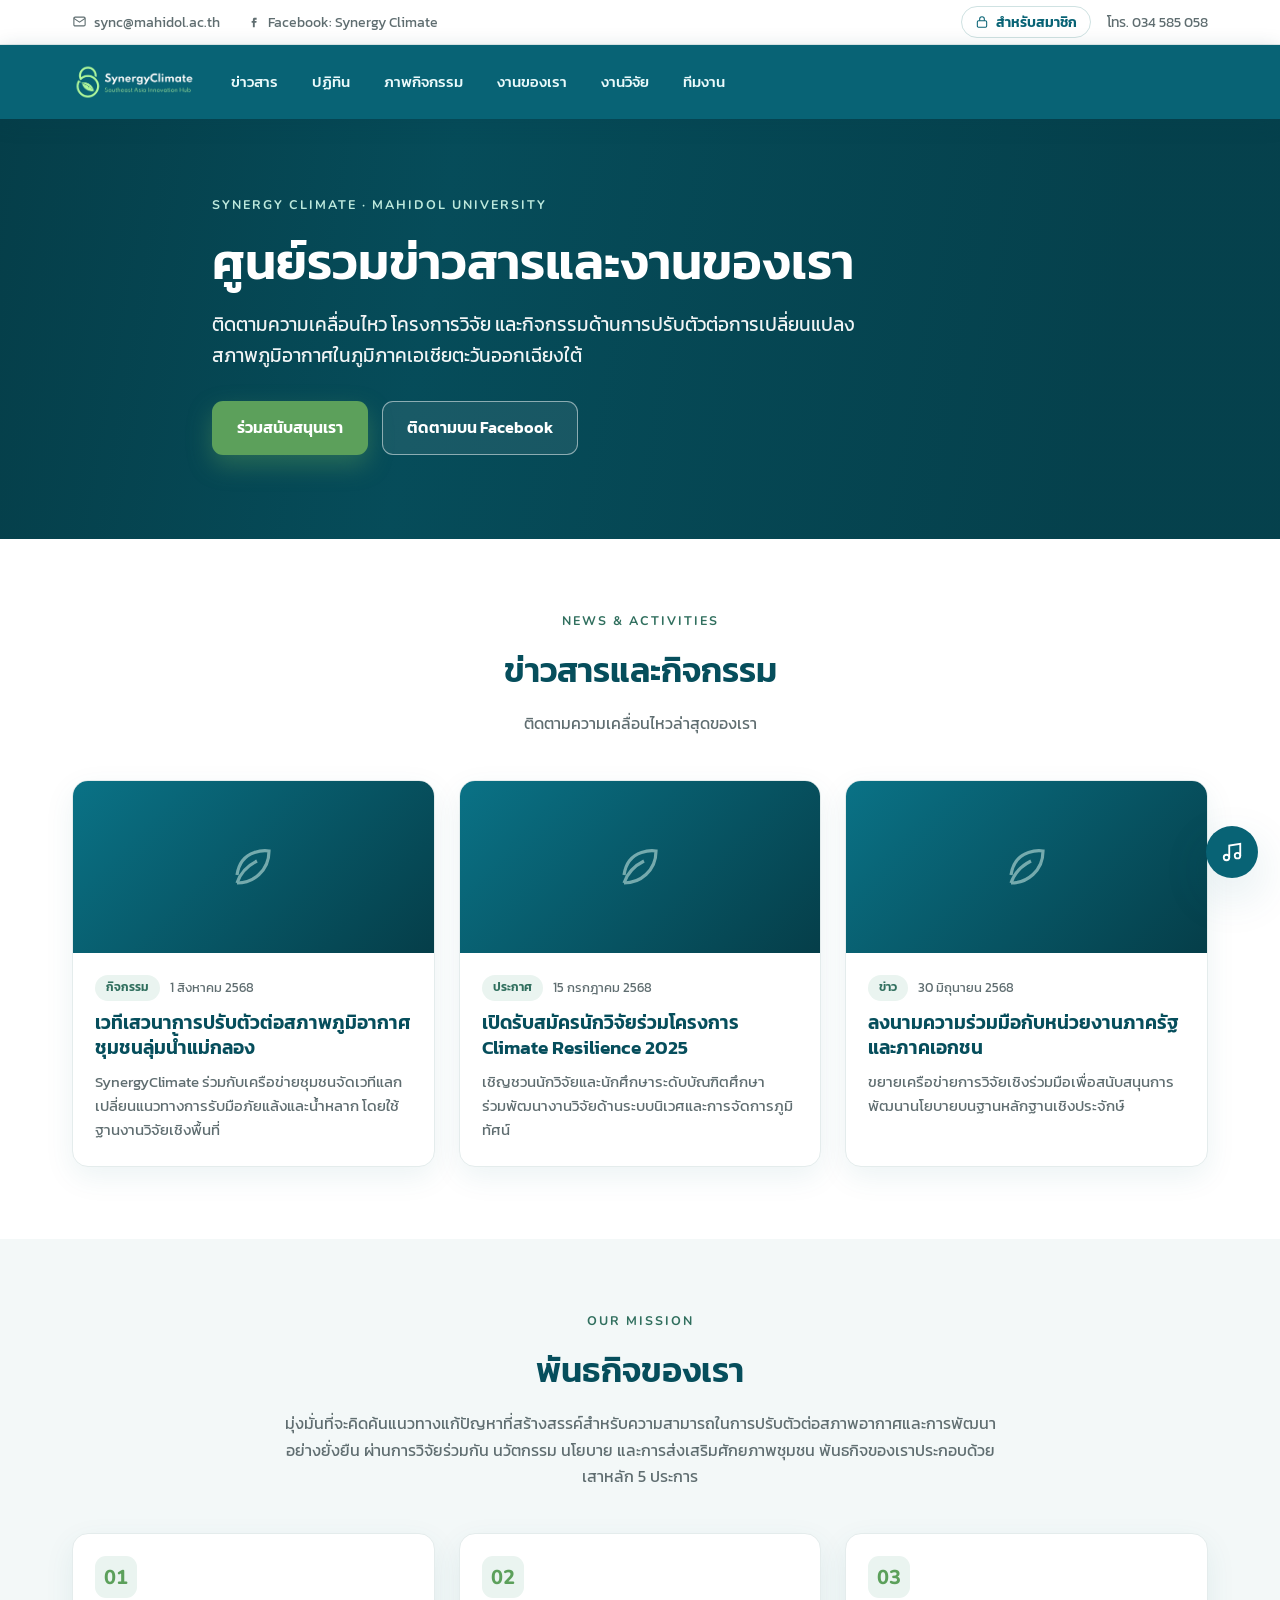
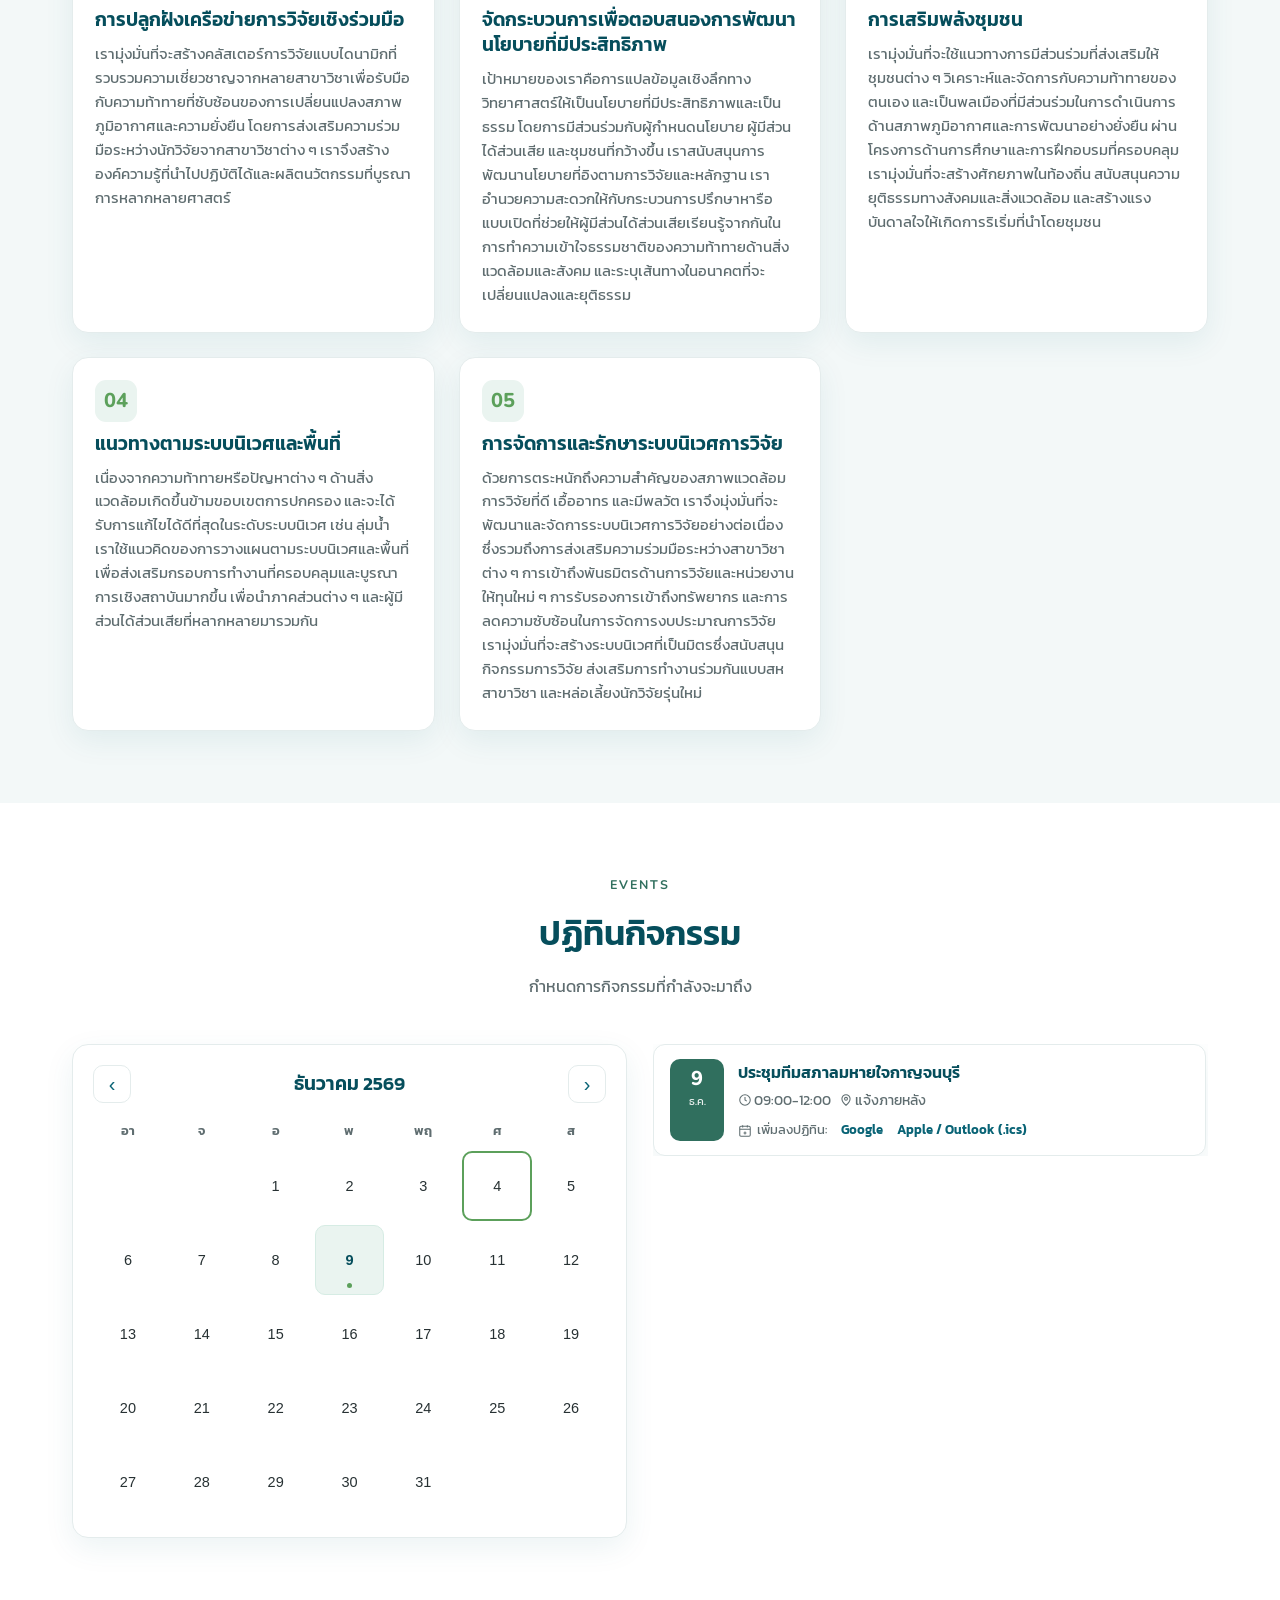
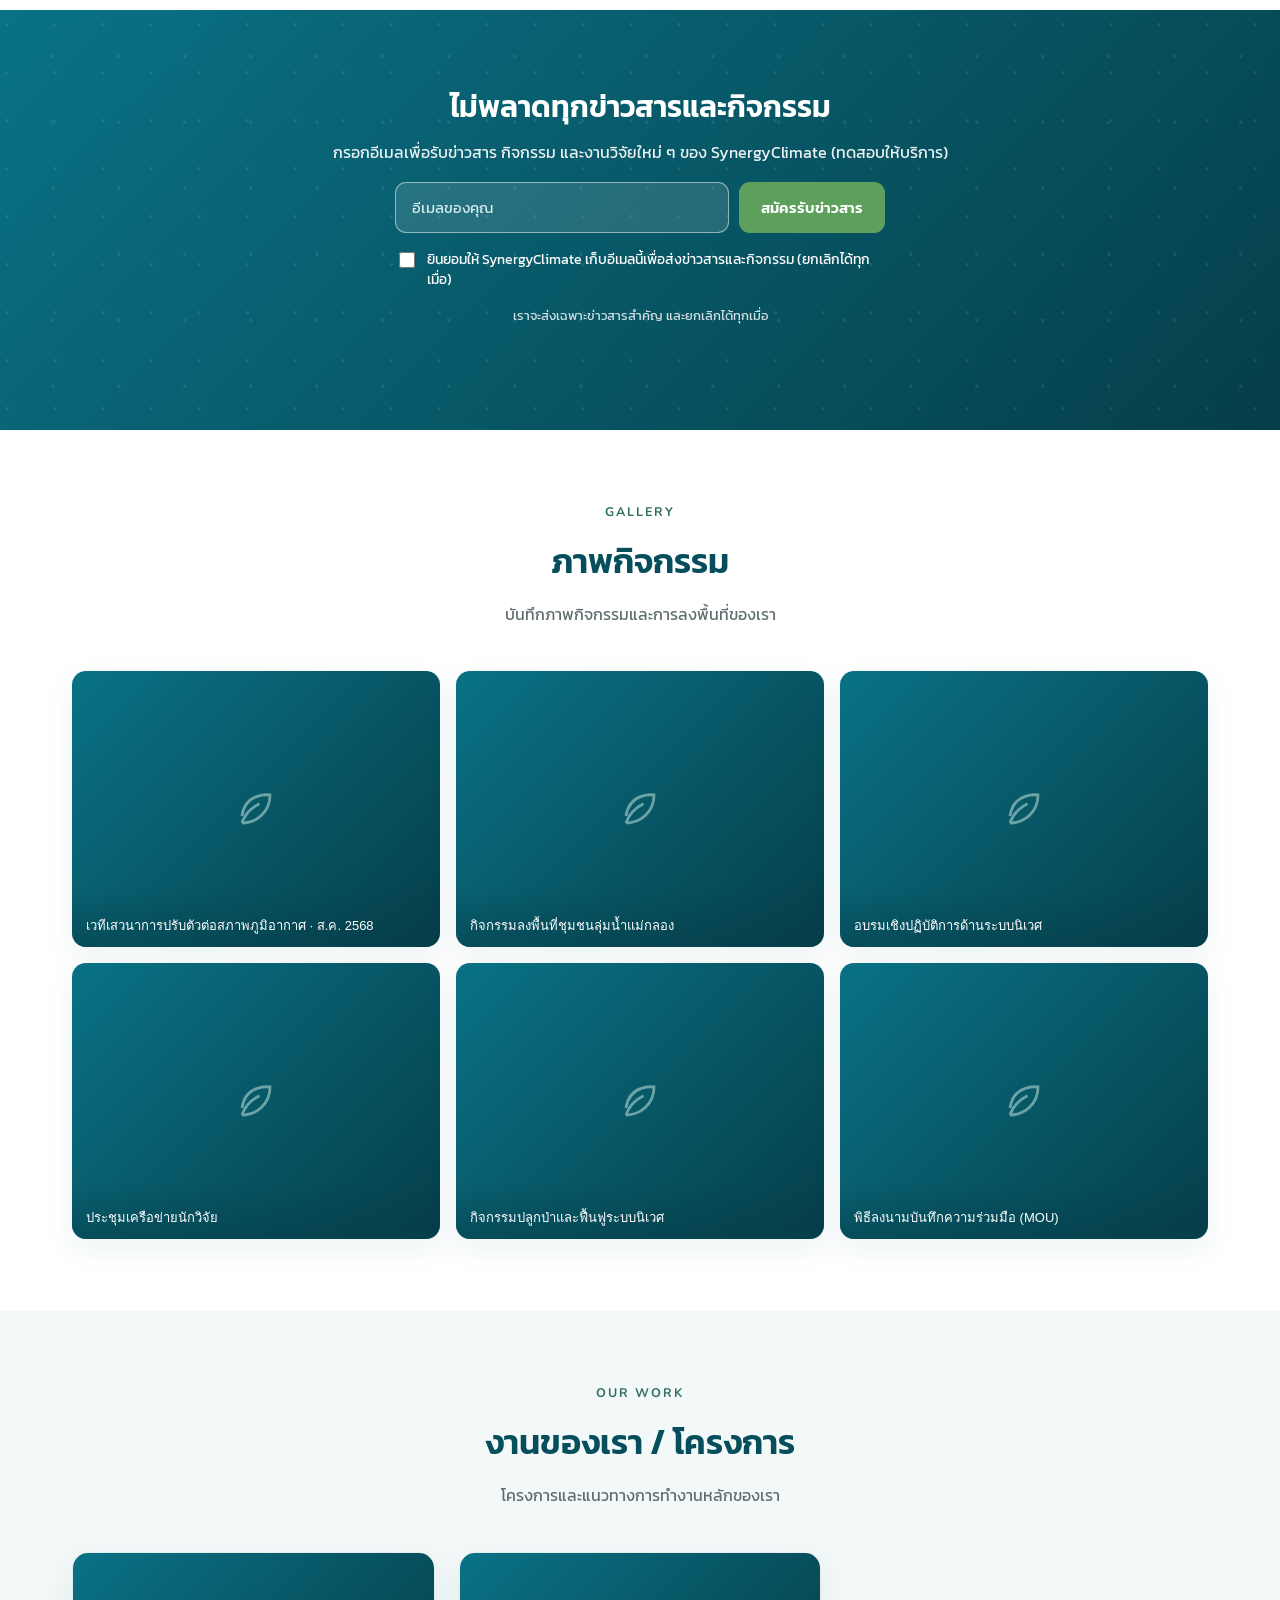
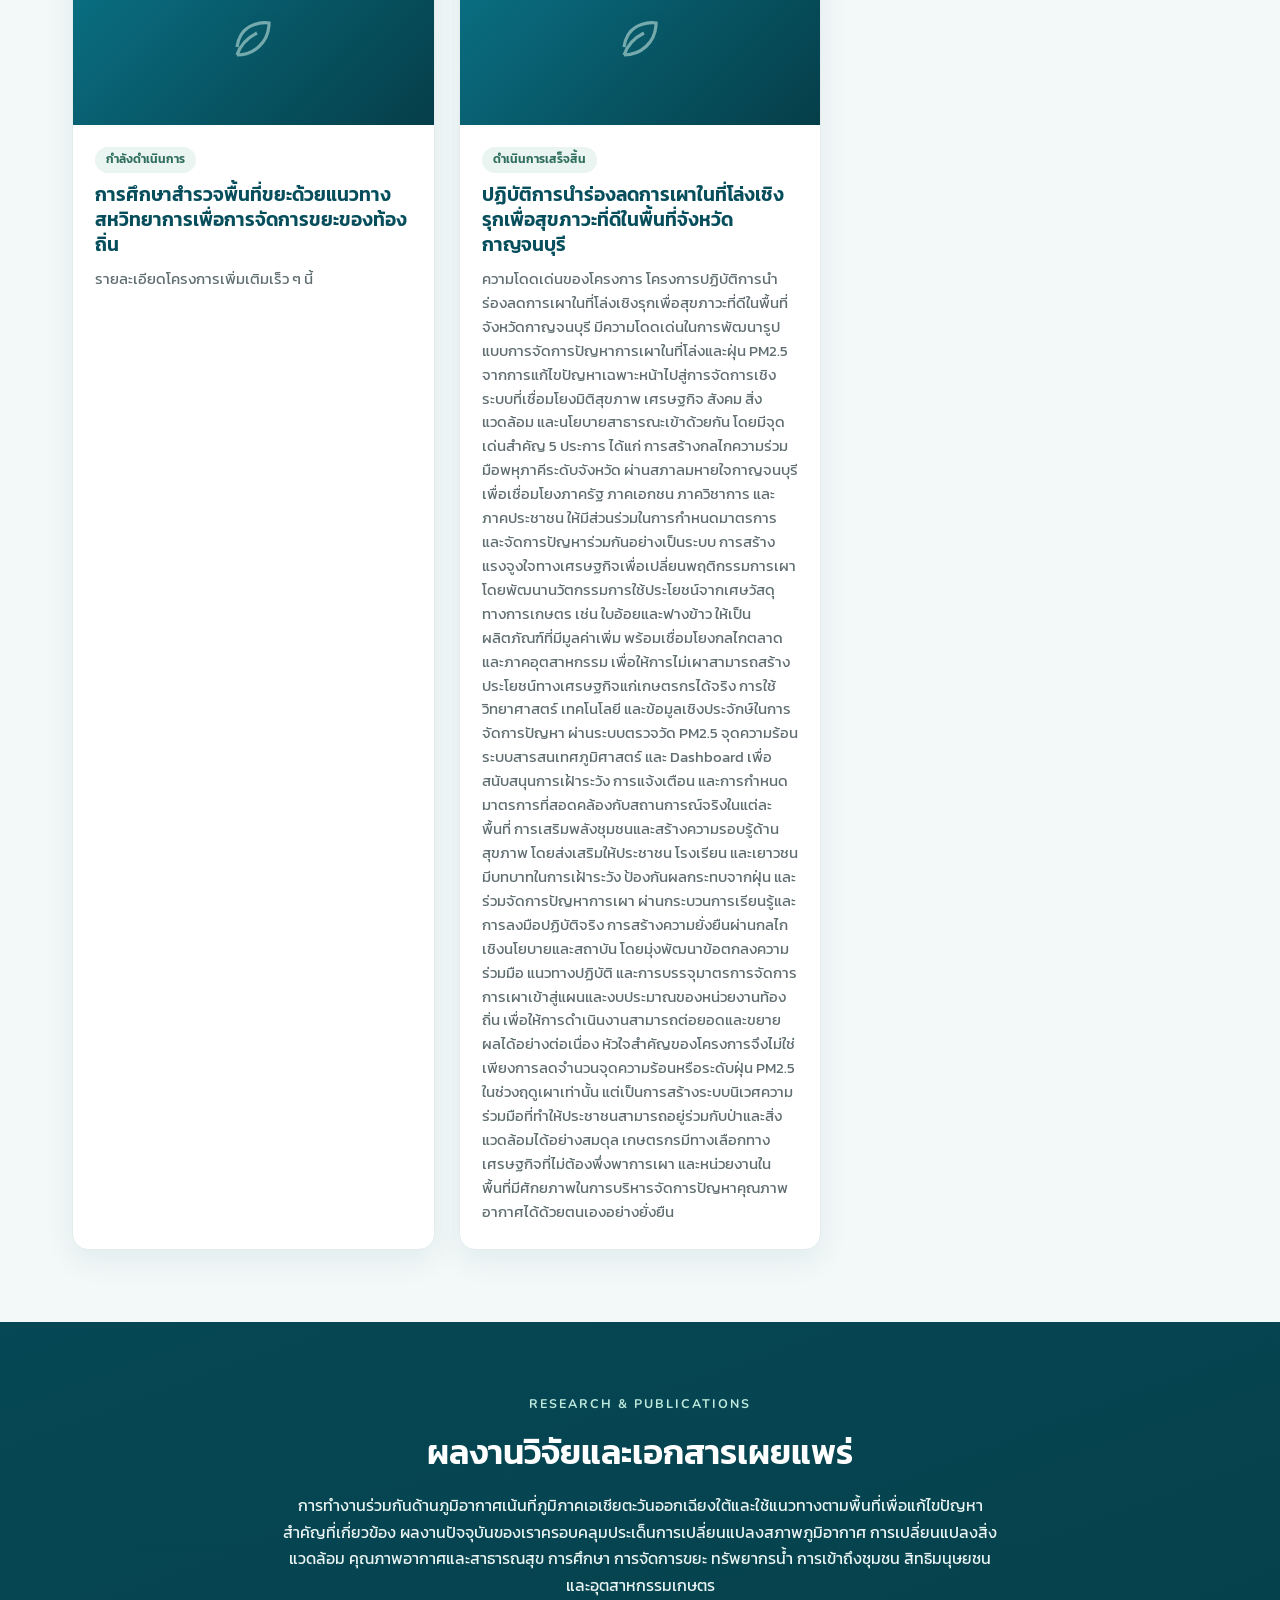
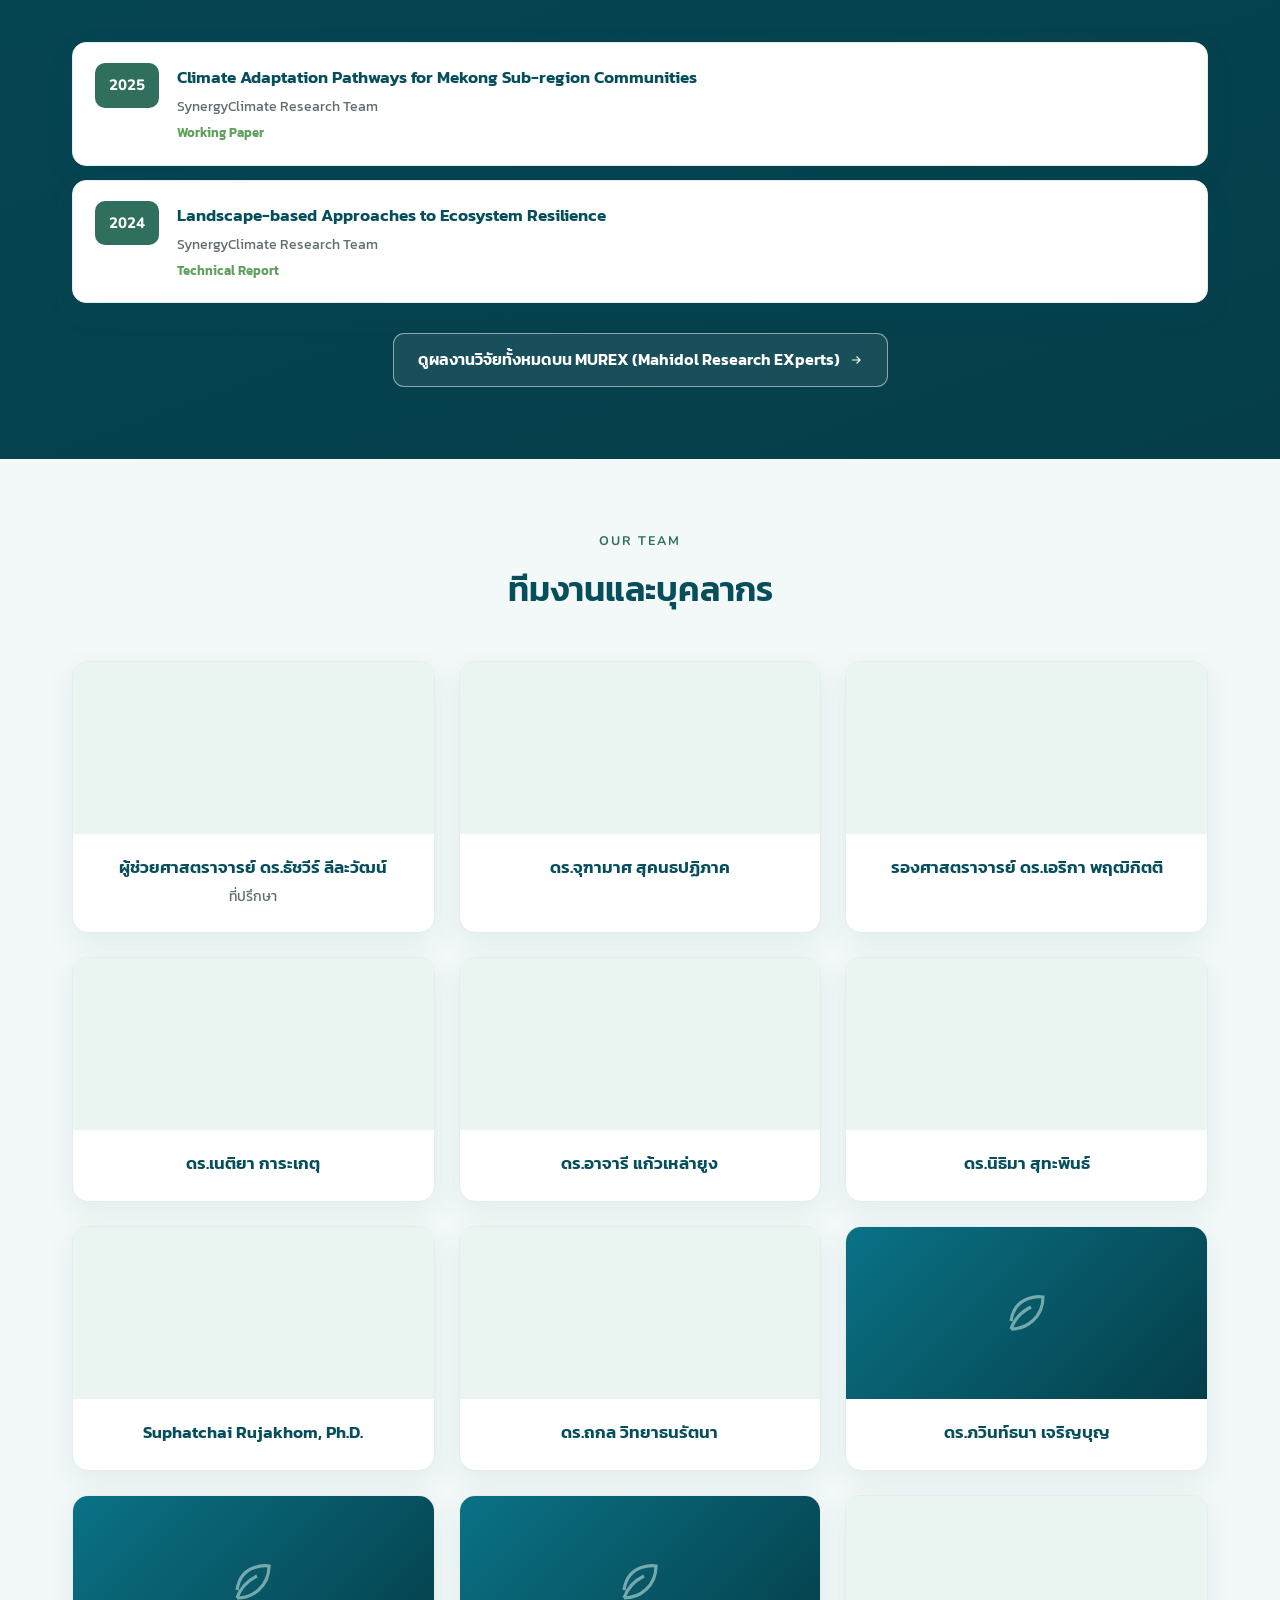
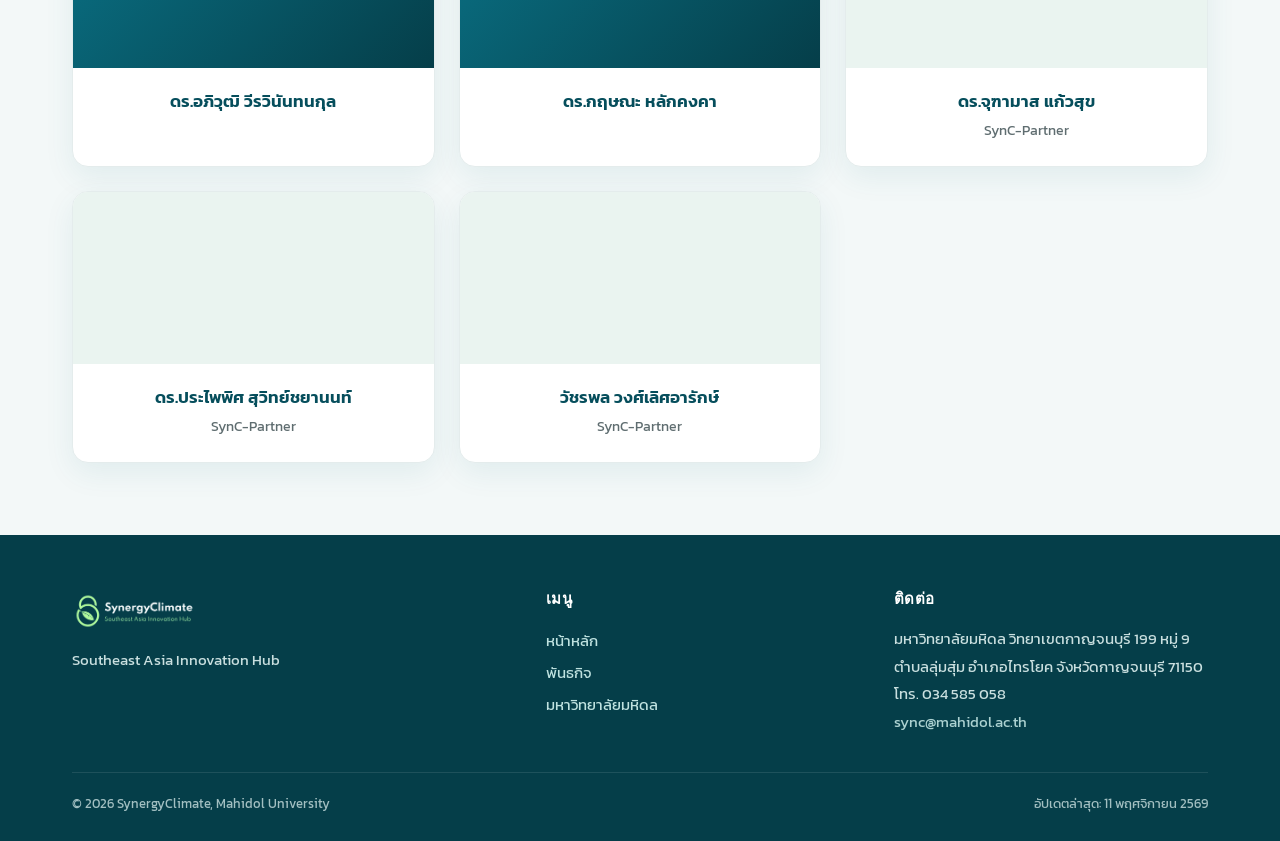
<file: index.html>
<!DOCTYPE html>
<html lang="th">
<head>
  <meta charset="UTF-8">
  <meta name="viewport" content="width=device-width, initial-scale=1.0">
  <title>SynergyClimate — ข่าวสาร งานวิจัย และกิจกรรม</title>
  <meta name="description" content="ศูนย์รวมข่าวสาร โครงการวิจัย กิจกรรม และการสนับสนุนของ SynergyClimate มหาวิทยาลัยมหิดล">
  <link rel="icon" href="assets/favicon.png">

  <!-- Open Graph (ตอนแชร์ลิงก์บน Facebook/Line จะได้ภาพ+ชื่อสวยงาม) -->
  <meta property="og:title" content="SynergyClimate — ข่าวสาร งานวิจัย และกิจกรรม">
  <meta property="og:description" content="ศูนย์รวมข่าวสารและงานของ SynergyClimate มหาวิทยาลัยมหิดล">
  <!-- หมายเหตุ: og:image ควรเป็น URL เต็ม (https://...) หลังจากเว็บนี้ขึ้นจริงแล้ว
       Facebook/Line/Twitter ถึงจะดึงภาพไปแสดงตอนแชร์ลิงก์ได้ถูกต้อง
       ตอนนี้ใส่เป็น path สัมพัทธ์ไว้ก่อน ให้กลับมาแก้เป็น URL เต็มอีกที เช่น
       https://<โดเมนที่ใช้จริง>/assets/og-image.jpg -->
  <meta property="og:image" content="assets/og-image.jpg">
  <meta property="og:type" content="website">

  <link rel="preconnect" href="https://fonts.googleapis.com">
  <link rel="preconnect" href="https://fonts.gstatic.com" crossorigin>
  <link href="https://fonts.googleapis.com/css2?family=Kanit:wght@300;400;500;600;700&family=Nunito:wght@600;700;800&family=Poppins:wght@400;500;600;700&display=swap" rel="stylesheet">

  <link rel="stylesheet" href="assets/styles.css">
</head>
<body>

  <!-- แถบบนสุด: อีเมล + Facebook -->
  <div class="topbar"><div class="wrap" id="topbar-slot"></div></div>

  <!-- แถบหัวเว็บ + เมนู -->
  <header class="site-header"><div class="wrap">
    <span id="brand-slot"></span>
    <nav class="nav" id="nav-slot"></nav>
    <button class="nav-toggle" id="nav-toggle" aria-label="เมนู">
      <svg viewBox="0 0 24 24" fill="none" stroke="currentColor" stroke-width="2"><path d="M4 7h16M4 12h16M4 17h16"/></svg>
    </button>
  </div></header>

  <!-- ส่วนหัว (Hero) -->
  <div class="hero" id="hero-slot"></div>

  <!-- ข่าวสาร -->
  <section class="block" id="news"><div id="news-slot"></div></section>

  <!-- พันธกิจ (5 เสาหลัก) -->
  <section class="block alt" id="mission"><div id="mission-slot"></div></section>

  <!-- ปฏิทินกิจกรรม -->
  <section class="block" id="calendar"><div id="calendar-slot"></div></section>

  <!-- สมัครรับข่าวสาร -->
  <section class="block nl-band" id="signup"><div id="newsletter-slot"></div></section>

  <!-- ภาพกิจกรรม -->
  <section class="block" id="gallery"><div id="gallery-slot"></div></section>

  <!-- งานของเรา -->
  <section class="block alt" id="projects"><div id="projects-slot"></div></section>

  <!-- งานวิจัย (พื้นหลังภาพถ่ายจริง เหมือนแถบ "งานวิจัยที่เราทำ" บนหน้าแรก Mahidol) -->
  <section class="block photo" id="research"><div id="research-slot"></div></section>

  <!-- ทีมงาน -->
  <section class="block alt" id="team"><div id="team-slot"></div></section>

  <!-- บริจาค -->
  <section class="block" id="donate"><div id="donate-slot"></div></section>

  <!-- ท้ายเว็บ -->
  <footer class="site-footer" id="footer-slot"></footer>

  <!-- เพลงประกอบเว็บ (พยายามเล่นทันทีที่เข้าเว็บ ปุ่มมุมขวาล่างไว้ปิด/เปิดเอง) -->
  <audio id="bgm-audio" src="assets/synergyclimate-bgm.mp3" loop preload="auto"></audio>
  <button id="bgm-toggle" class="bgm-toggle" type="button" aria-pressed="false" title="เปิดเพลงประกอบเว็บ">
    <svg viewBox="0 0 24 24" fill="none" stroke="currentColor" stroke-width="2" aria-hidden="true">
      <path d="M9 18V5l12-2v13"/><circle cx="6" cy="18" r="3"/><circle cx="18" cy="16" r="3"/>
    </svg>
    <span class="bgm-bars" aria-hidden="true"><i></i><i></i><i></i></span>
  </button>

  <!-- เนื้อหา (แก้ที่ไฟล์นี้) แล้วตามด้วยตัวสร้างหน้าเว็บ -->
  <script src="assets/content.js"></script>
  <script src="assets/app.js"></script>
</body>
</html>
</file>
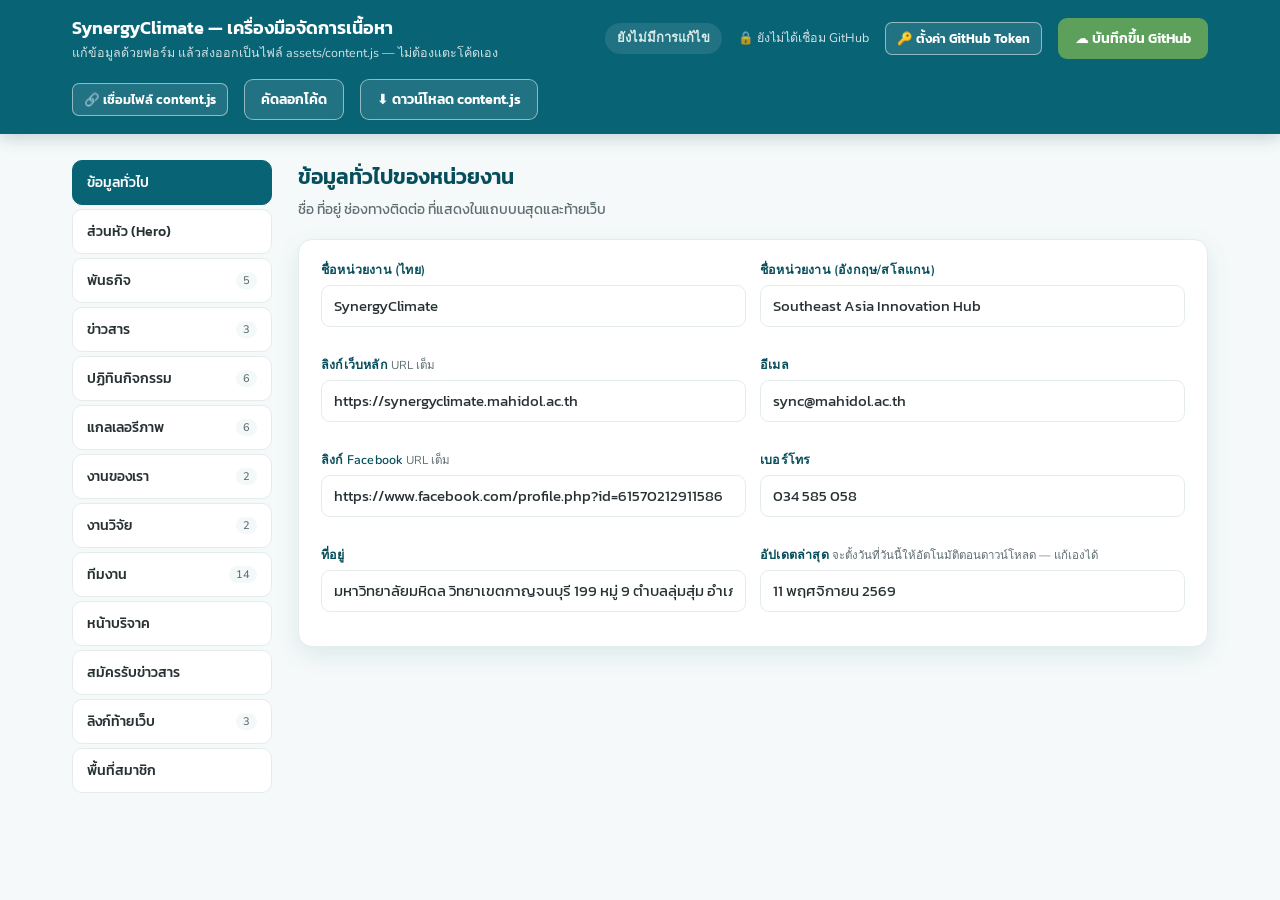
<file: admin.html>
<!DOCTYPE html>
<html lang="th">
<head>
<meta charset="UTF-8">
<meta name="viewport" content="width=device-width, initial-scale=1.0">
<title>SynergyClimate — เครื่องมือจัดการเนื้อหา</title>
<meta name="robots" content="noindex, nofollow">

<link rel="preconnect" href="https://fonts.googleapis.com">
<link rel="preconnect" href="https://fonts.gstatic.com" crossorigin>
<link href="https://fonts.googleapis.com/css2?family=Kanit:wght@300;400;500;600;700&family=Nunito:wght@600;700;800&family=Poppins:wght@400;500;600;700&display=swap" rel="stylesheet">

<style>
:root{
  --teal:#086375;--teal-dark:#064e5c;--teal-deep:#053e49;
  --green:#306f5e;--leaf:#5ca05b;--ink:#273133;--muted:#5f6d70;
  --line:#e4ecec;--bg:#f5f9f9;--bg-soft:#f3f8f8;--bg-mint:#eaf4f0;
  --amber:#b4762a;--amber-soft:#fdf4e4;--danger:#c0473b;--danger-soft:#fbeae8;
  --shadow:0 8px 24px rgba(8,99,117,.10);--radius:14px;
  --ff-th:"Kanit","Poppins",system-ui,sans-serif;--ff-ac:"Nunito","Poppins",sans-serif;
}
*{box-sizing:border-box}
html{scroll-behavior:smooth}
body{margin:0;font-family:var(--ff-th);background:var(--bg);color:var(--ink);line-height:1.6}
h1,h2,h3{font-weight:600;margin:0}
input,textarea{font-family:inherit;font-size:14.5px;color:var(--ink)}
button{font-family:inherit;cursor:pointer}

/* ---- Top bar ---- */
.topbar{
  position:sticky;top:0;z-index:40;background:var(--teal);color:#fff;
  box-shadow:0 4px 16px rgba(5,62,73,.2);
}
.topbar-in{max-width:1180px;margin:0 auto;padding:14px 22px;display:flex;align-items:center;gap:16px;flex-wrap:wrap}
.topbar h1{font-size:18px}
.topbar .sub{font-size:12.5px;opacity:.82;font-family:var(--ff-ac)}
.topbar .spacer{flex:1}
.status{font-size:13px;padding:5px 12px;border-radius:999px;font-weight:600;font-family:var(--ff-ac)}
.status.dirty{background:rgba(255,255,255,.16);color:#fff}
.status.clean{background:rgba(255,255,255,.10);color:#d7ece9}
.btn{
  display:inline-flex;align-items:center;gap:7px;padding:9px 16px;border-radius:9px;
  border:1.5px solid transparent;font-weight:600;font-size:14px;transition:transform .1s,background .15s;
}
.btn:hover{transform:translateY(-1px)}
.btn-primary{background:var(--leaf);color:#fff}
.btn-primary:hover{background:#4f9250}
.btn-ghost{background:rgba(255,255,255,.1);color:#fff;border-color:rgba(255,255,255,.5)}
.btn-ghost:hover{background:rgba(255,255,255,.18)}
.btn-outline{background:#fff;color:var(--teal);border-color:var(--line)}
.btn-outline:hover{background:var(--bg-mint)}
.btn-danger{background:var(--danger-soft);color:var(--danger);border-color:#f0cfc9}
.btn-danger:hover{background:#f7ded9}
.btn-sm{padding:6px 11px;font-size:12.5px;border-radius:7px}
.btn:disabled{opacity:.45;cursor:not-allowed;transform:none}

/* ---- Layout ---- */
.shell{max-width:1180px;margin:0 auto;padding:26px 22px 80px;display:grid;grid-template-columns:200px 1fr;gap:26px}
.tabs{display:flex;flex-direction:column;gap:4px;position:sticky;top:78px;align-self:start}
.tab{
  text-align:left;background:#fff;border:1px solid var(--line);border-radius:10px;
  padding:11px 14px;font-size:14px;color:var(--ink);font-weight:500;display:flex;
  align-items:center;justify-content:space-between;gap:8px;
}
.tab .n{font-size:11px;color:var(--muted);background:var(--bg-soft);padding:1px 7px;border-radius:999px;font-family:var(--ff-ac)}
.tab:hover{border-color:#cfe2e2}
.tab.active{background:var(--teal);color:#fff;border-color:var(--teal)}
.tab.active .n{background:rgba(255,255,255,.18);color:#fff}

.panel{display:none}
.panel.active{display:block}
.panel-head{margin-bottom:18px}
.panel-head h2{font-size:21px;color:var(--teal-dark)}
.panel-head p{margin:6px 0 0;color:var(--muted);font-size:13.5px}

/* ---- Cards / forms ---- */
.card{background:#fff;border:1px solid var(--line);border-radius:var(--radius);box-shadow:var(--shadow);padding:20px 22px;margin-bottom:16px}
.grid2{display:grid;grid-template-columns:1fr 1fr;gap:14px}
.field{display:flex;flex-direction:column;gap:5px;margin-bottom:14px}
.field:last-child{margin-bottom:0}
.field span{font-size:12.5px;font-weight:600;color:var(--teal-dark);font-family:var(--ff-ac);letter-spacing:.2px}
.field small{color:var(--muted);font-weight:400;font-size:11.5px;text-transform:none;letter-spacing:0}
.field input[type=text],.field input[type=url],.field input[type=date],.field textarea{
  padding:9px 12px;border:1.5px solid var(--line);border-radius:9px;background:#fff;width:100%;
}
.field input:focus,.field textarea:focus{outline:none;border-color:var(--teal)}
.field textarea{resize:vertical;min-height:64px}
.up-row{display:flex;gap:8px;align-items:center}
.up-row input{flex:1;min-width:0}
.up-row .btn{white-space:nowrap;flex:none}
.up-prev{flex:none;width:38px;height:38px;border-radius:8px;border:1px solid var(--line);background:var(--bg-mint) center/cover no-repeat}
.up-msg{font-size:12px;color:var(--muted);min-height:0}
.up-msg.err{color:var(--danger)}
.checkfield{display:flex;align-items:center;gap:9px;font-size:14px;font-weight:600;color:var(--teal-dark)}
.checkfield input{width:17px;height:17px}

.item-card{
  border:1.5px solid var(--line);border-radius:12px;padding:16px 18px;margin-bottom:14px;background:var(--bg-soft);
  position:relative;
}
.item-head{display:flex;align-items:center;justify-content:space-between;margin-bottom:10px}
.item-head .tag{font-size:11.5px;font-weight:700;color:#fff;background:var(--green);padding:2px 10px;border-radius:999px;font-family:var(--ff-ac)}
.item-ctrl{display:flex;gap:6px}
.item-ctrl button{width:30px;height:30px;border-radius:8px;border:1px solid var(--line);background:#fff;color:var(--teal);font-size:14px;line-height:1}
.item-ctrl button:hover{background:var(--bg-mint)}
.item-ctrl button.danger{color:var(--danger)}
.item-ctrl button.danger:hover{background:var(--danger-soft)}
.add-row{margin-top:6px}
.empty-hint{color:var(--muted);font-size:13.5px;padding:18px;text-align:center;border:1.5px dashed var(--line);border-radius:12px}

.warn{
  background:var(--amber-soft);border:1px solid #ecd8ab;color:#7a5117;border-radius:10px;
  padding:11px 14px;font-size:13px;margin-bottom:16px;display:flex;gap:9px;align-items:flex-start;
}
.warn b{color:var(--amber)}
.load-box{
  background:#fff;border:1.5px dashed var(--line);border-radius:12px;padding:16px 18px;margin-bottom:18px;
  display:flex;align-items:center;gap:12px;flex-wrap:wrap;font-size:13.5px;color:var(--muted);
}
.load-box input[type=file]{font-size:13px}

.methods-title{font-size:13px;font-weight:700;color:var(--teal-dark);margin:16px 0 8px;font-family:var(--ff-ac)}

/* ---- Modal (code output) ---- */
.modal-bg{
  position:fixed;inset:0;background:rgba(5,30,35,.55);z-index:80;display:none;
  align-items:center;justify-content:center;padding:26px;
}
.modal-bg.show{display:flex}
.modal{
  background:#fff;border-radius:16px;max-width:820px;width:100%;max-height:82vh;
  display:flex;flex-direction:column;box-shadow:0 30px 70px rgba(0,0,0,.35);
}
.modal-head{padding:18px 22px;border-bottom:1px solid var(--line);display:flex;align-items:center;gap:12px}
.modal-head h3{font-size:16.5px;color:var(--teal-dark)}
.modal-head .spacer{flex:1}
.modal-body{padding:18px 22px;overflow:auto}
.modal-body textarea{
  width:100%;min-height:340px;font-family:ui-monospace,Consolas,monospace;font-size:12.5px;
  border:1px solid var(--line);border-radius:10px;padding:14px;background:#fbfdfd;white-space:pre;
}
.modal-foot{padding:14px 22px;border-top:1px solid var(--line);display:flex;gap:10px;justify-content:flex-end}
.close-x{background:none;border:0;font-size:20px;color:var(--muted);line-height:1;padding:4px}

@media (max-width:820px){
  .shell{grid-template-columns:1fr}
  .tabs{position:static;flex-direction:row;flex-wrap:wrap}
  .grid2{grid-template-columns:1fr}
}
</style>
</head>
<body>

<div class="topbar">
  <div class="topbar-in">
    <div>
      <h1>SynergyClimate — เครื่องมือจัดการเนื้อหา</h1>
      <div class="sub">แก้ข้อมูลด้วยฟอร์ม แล้วส่งออกเป็นไฟล์ assets/content.js — ไม่ต้องแตะโค้ดเอง</div>
    </div>
    <div class="spacer"></div>
    <span id="statusPill" class="status clean">ยังไม่มีการแก้ไข</span>
    <span id="ghStatus" class="sub" style="display:none"></span>
    <button class="btn btn-ghost btn-sm" id="btnGhToken">🔑 ตั้งค่า GitHub Token</button>
    <button class="btn btn-primary" id="btnSaveGithub">☁️ บันทึกขึ้น GitHub</button>
    <span id="fsConnectStatus" class="sub" style="display:none"></span>
    <span id="fsUnsupportedNote" class="sub" style="display:none">เบราว์เซอร์นี้บันทึกไฟล์ตรงไม่ได้ — ใช้ปุ่มดาวน์โหลดแทน</span>
    <button class="btn btn-ghost btn-sm" id="btnConnectFile" style="display:none">🔗 เชื่อมไฟล์ content.js</button>
    <button class="btn btn-ghost" id="btnCopy">คัดลอกโค้ด</button>
    <button class="btn btn-ghost" id="btnDownload">⬇ ดาวน์โหลด content.js</button>
    <button class="btn btn-ghost" id="btnSaveDirect" style="display:none">💾 อัปเดต content.js ในเครื่องนี้</button>
  </div>
</div>

<div class="modal-bg" id="upKeyModalBg">
  <div class="modal" style="max-width:480px">
    <div class="modal-head">
      <h3>รหัสอัปโหลดรูป (Google Drive)</h3>
      <div class="spacer"></div>
      <button class="close-x" id="upKeyClose">✕</button>
    </div>
    <div class="modal-body">
      <p style="margin:0 0 12px;color:var(--muted);font-size:13.5px">
        รูปจะถูกย่อแล้วเก็บในโฟลเดอร์ Google Drive ของกลุ่ม ใส่รหัสอัปโหลดที่ผู้ดูแลตั้งไว้
        (ตั้งได้จากเมนู “📧 ข่าวสาร → ตั้งรหัสอัปโหลดรูป” ใน Google Sheet — ดู README ข้อ 4)
      </p>
      <label class="field">
        <span>รหัสอัปโหลด</span>
        <input type="password" id="upKeyInput" autocomplete="off">
      </label>
      <p style="font-size:12px;color:var(--muted);margin:10px 0 0">รหัสนี้เก็บไว้ในเบราว์เซอร์นี้เท่านั้น และหายไปเมื่อปิดแท็บ</p>
    </div>
    <div class="modal-foot">
      <button class="btn btn-outline" id="upKeyCancel">ยกเลิก</button>
      <button class="btn btn-primary" id="upKeyOk">ตกลง</button>
    </div>
  </div>
</div>

<div class="modal-bg" id="tokenModalBg">
  <div class="modal" style="max-width:540px">
    <div class="modal-head">
      <h3>เชื่อมต่อ GitHub เพื่อบันทึกขึ้นเว็บจริง</h3>
      <div class="spacer"></div>
      <button class="close-x" id="tokenModalClose">✕</button>
    </div>
    <div class="modal-body">
      <p style="margin:0 0 12px;color:var(--muted);font-size:13.5px">
        ต้องมี <b>GitHub Personal Access Token</b> ของบัญชีตัวเองที่ได้รับสิทธิ์เขียนไฟล์ในรีโพ
        <code>SynergyClimate</code> ก่อน (ขอให้อาจารย์เนติยาเชิญเป็น collaborator ในรีโพก่อน ถ้ายังไม่ได้รับเชิญ)
        วิธีสร้าง Token ดูได้ในไฟล์ <code>README-วิธีอัปเดต.md</code> หัวข้อ "เชื่อมต่อ GitHub"
      </p>
      <label class="field">
        <span>Personal Access Token</span>
        <input type="password" id="ghTokenInput" placeholder="github_pat_...">
      </label>
      <p style="font-size:12px;color:var(--muted);margin:10px 0 0">
        Token นี้เก็บไว้ในเบราว์เซอร์นี้เท่านั้น (หายไปเมื่อปิดแท็บ) และส่งตรงไปที่ GitHub เท่านั้น
        ไม่ผ่านเซิร์ฟเวอร์อื่นใด — ห้ามส่ง Token นี้ให้ใครทางแชทหรือที่อื่นเด็ดขาด
      </p>
    </div>
    <div class="modal-foot">
      <button class="btn btn-outline" id="btnGhTokenClear">ล้าง Token</button>
      <button class="btn btn-primary" id="btnGhTokenSave">บันทึก Token</button>
    </div>
  </div>
</div>

<div class="shell">
  <nav class="tabs" id="tabs"></nav>
  <main id="panels"></main>
</div>

<div class="modal-bg" id="modalBg">
  <div class="modal">
    <div class="modal-head">
      <h3>โค้ด content.js ที่สร้างจากข้อมูลปัจจุบัน</h3>
      <div class="spacer"></div>
      <button class="close-x" id="modalClose">✕</button>
    </div>
    <div class="modal-body">
      <p style="margin:0 0 10px;color:var(--muted);font-size:13.5px">
        คัดลอกข้อความทั้งหมดด้านล่าง แล้ววางทับไฟล์ <code>assets/content.js</code> เดิม
        หรือกดปุ่ม "ดาวน์โหลด" เพื่อได้ไฟล์พร้อมใช้ทันที —
        หรือถ้าเชื่อมไฟล์ไว้แล้ว ใช้ปุ่ม <b>"💾 อัปเดต content.js เลย"</b> ที่แถบด้านบนแทนได้เลย ไม่ต้องคัดลอก-วางเอง
      </p>
      <textarea id="codeOut" readonly spellcheck="false"></textarea>
    </div>
    <div class="modal-foot">
      <button class="btn btn-outline" id="btnCopy2">คัดลอกโค้ด</button>
      <button class="btn btn-primary" id="btnDownload2">⬇ ดาวน์โหลดไฟล์</button>
    </div>
  </div>
</div>

<!-- โหลดข้อมูลปัจจุบันจาก content.js อัตโนมัติ (ไฟล์ต้องอยู่โฟลเดอร์เดียวกับเว็บ) -->
<script src="assets/content.js"></script>

<script>
(function () {
  "use strict";

  /* ---------------------------------------------------------------------
   *  ข้อมูลตั้งต้น: ถ้ามี window.SYNC จาก assets/content.js ให้ใช้เลย
   *  ถ้าไม่มี (เช่น เปิดไฟล์นี้แยกไว้) จะเริ่มจากโครงสร้างว่างเปล่า
   * ------------------------------------------------------------------- */
  function blankState() {
    return {
      site: { brandTh:"", brandEn:"", mainSite:"", email:"", facebook:"", phone:"", address:"", updated:"" },
      memberArea: { enabled:false, label:"สำหรับสมาชิก", url:"" },
      hero: { eyebrow:"", titleTh:"", subtitle:"", primaryLabel:"", primaryHref:"", secondaryLabel:"", secondaryHref:"" },
      mission: { intro:"", pillars:[] },
      news: [], events: [], gallery: [], projects: [], publications: [], team: [],
      research: { intro:"", murexEnabled:true, murexLabel:"ดูผลงานวิจัยทั้งหมดบน MUREX (Mahidol Research EXperts)", murexUrl:"https://murex.mahidol.ac.th/" },
      donate: { enabled:true, intro:"", methods:[], qrImage:"", officialLabel:"", officialHref:"", note:"" },
      newsletter: { enabled:false, title:"", subtitle:"", actionUrl:"", emailField:"email", consent:"", buttonLabel:"สมัครรับข่าวสาร", note:"" },
      footerLinks: [],
    };
  }

  var state = window.SYNC ? JSON.parse(JSON.stringify(window.SYNC)) : blankState();
  var loadedFromFile = !!window.SYNC;
  var dirty = false;

  function markDirty() {
    dirty = true;
    var pill = document.getElementById("statusPill");
    pill.textContent = "มีการแก้ไขที่ยังไม่ได้ดาวน์โหลด";
    pill.className = "status dirty";
  }
  window.addEventListener("beforeunload", function (e) {
    if (dirty) { e.preventDefault(); e.returnValue = ""; }
  });

  /* ---------------------------------------------------------------------
   *  Helper: สร้างฟอร์มช่องเดียว (สำหรับ object เดี่ยว เช่น site, hero)
   * ------------------------------------------------------------------- */
  function el(tag, cls, html) {
    var e = document.createElement(tag);
    if (cls) e.className = cls;
    if (html != null) e.innerHTML = html;
    return e;
  }

  /* ---------------------------------------------------------------------
   *  อัปโหลดรูปไป Google Drive ผ่าน Apps Script Web App (URL เดียวกับช่อง
   *  Action URL ในแท็บ "สมัครรับข่าวสาร") — รูปถูกย่อเป็น JPEG ในเบราว์เซอร์ก่อนส่ง
   *  รหัสอัปโหลดเก็บใน sessionStorage ของแท็บนี้เท่านั้น ไม่ถูกบันทึกลง content.js
   * ------------------------------------------------------------------- */
  var UP_KEY_STORE = "synco_admin_upload_key", UP_MAX_SIDE = 1600, UP_QUALITY = 0.85;
  function upKey() { try { return sessionStorage.getItem(UP_KEY_STORE) || ""; } catch (e) { return ""; } }
  function setUpKey(k) { try { if (k) sessionStorage.setItem(UP_KEY_STORE, k); else sessionStorage.removeItem(UP_KEY_STORE); } catch (e) {} }
  function upUrl() {
    var u = String((state.newsletter || {}).actionUrl || "").trim();
    return /^https:\/\/script\.google\.com\/macros\/s\//.test(u) ? u : "";
  }
  function askUpKey() {
    return new Promise(function (resolve, reject) {
      var bg = document.getElementById("upKeyModalBg"), inp = document.getElementById("upKeyInput");
      var ok = document.getElementById("upKeyOk"), cancel = document.getElementById("upKeyCancel"), x = document.getElementById("upKeyClose");
      function done(val) {
        bg.classList.remove("show");
        ok.onclick = cancel.onclick = x.onclick = inp.onkeydown = null;
        if (val) { setUpKey(val); resolve(val); } else reject(new Error("cancel"));
      }
      inp.value = "";
      ok.onclick = function () { done(inp.value.trim()); };
      cancel.onclick = x.onclick = function () { done(""); };
      inp.onkeydown = function (e) { if (e.key === "Enter") { e.preventDefault(); done(inp.value.trim()); } };
      bg.classList.add("show"); inp.focus();
    });
  }
  function fileToJpegBase64(file) {
    return new Promise(function (resolve, reject) {
      var url = URL.createObjectURL(file), img = new Image();
      img.onload = function () {
        var s = Math.min(1, UP_MAX_SIDE / Math.max(img.naturalWidth, img.naturalHeight));
        var c = document.createElement("canvas");
        c.width = Math.max(1, Math.round(img.naturalWidth * s)); c.height = Math.max(1, Math.round(img.naturalHeight * s));
        var ctx = c.getContext("2d");
        ctx.fillStyle = "#fff"; ctx.fillRect(0, 0, c.width, c.height);   // พื้นขาวแทนส่วนโปร่งใสของ PNG
        ctx.drawImage(img, 0, 0, c.width, c.height);
        URL.revokeObjectURL(url);
        resolve(c.toDataURL("image/jpeg", UP_QUALITY).split(",")[1]);
      };
      img.onerror = function () { URL.revokeObjectURL(url); reject(new Error("เปิดไฟล์รูปนี้ไม่ได้ — กรุณาใช้ไฟล์ JPG หรือ PNG (รูป HEIC จาก iPhone ต้องแปลงก่อน)")); };
      img.src = url;
    });
  }
  var UP_ERR = {
    not_configured: "ยังไม่ได้ตั้งรหัสอัปโหลดใน Google Sheet (เมนู 📧 ข่าวสาร → ตั้งรหัสอัปโหลดรูป)",
    bad_key: "รหัสอัปโหลดไม่ถูกต้อง — กดอัปโหลดอีกครั้งเพื่อใส่รหัสใหม่",
    locked: "ใส่รหัสผิดหลายครั้ง ระบบล็อกชั่วคราว กรุณารอ 10 นาที",
    too_large: "ไฟล์ใหญ่เกินไป",
    bad_image: "ไฟล์นี้ไม่ใช่รูปที่รองรับ",
    sharing_blocked: "บัญชี Google นี้ไม่อนุญาตให้แชร์ไฟล์แบบ “ทุกคนที่มีลิงก์” รูปจึงแสดงบนเว็บไม่ได้ — ดู README ข้อ 4"
  };
  function uploadImage(file) {
    var url = upUrl();
    if (!url) return Promise.reject(new Error("ยังไม่ได้ใส่ URL ของ Apps Script ในแท็บ “สมัครรับข่าวสาร” (ช่อง Action URL) — ดู README ข้อ 4"));
    var keyP = upKey() ? Promise.resolve(upKey()) : askUpKey();
    return keyP.then(function (key) {
      return fileToJpegBase64(file).then(function (b64) {
        var data = new URLSearchParams();
        data.append("action", "upload"); data.append("key", key);
        data.append("name", file.name || "image"); data.append("data", b64);
        return fetch(url, { method: "POST", body: data });
      });
    }).then(function (r) { return r.json(); }, function (err) {
      if (err && err.message === "cancel") throw err;
      throw new Error(err && /รูป/.test(err.message) ? err.message : "เชื่อมต่อ Google ไม่สำเร็จ ตรวจสอบอินเทอร์เน็ตและ URL ของ Apps Script");
    }).then(function (res) {
      if (res && res.ok && res.url) return res.url;
      if (res && (res.error === "bad_key" || res.error === "locked")) setUpKey("");
      throw new Error(UP_ERR[res && res.error] || "อัปโหลดไม่สำเร็จ กรุณาลองใหม่");
    });
  }
  function attachUploader(wrap, input, onChange) {
    var row = el("div", "up-row"), prev = el("div", "up-prev"), msg = el("div", "up-msg");
    var btn = el("button", "btn btn-outline btn-sm", "⬆ อัปโหลดรูป"); btn.type = "button";
    var picker = document.createElement("input"); picker.type = "file"; picker.accept = "image/*"; picker.style.display = "none";
    function showPrev() { var v = input.value.trim(); prev.style.backgroundImage = v ? 'url("' + v.replace(/["\\\n]/g, "") + '")' : ""; }
    input.addEventListener("input", showPrev);
    btn.addEventListener("click", function (e) { e.preventDefault(); picker.value = ""; picker.click(); });
    picker.addEventListener("click", function (e) { e.stopPropagation(); });
    picker.addEventListener("change", function () {
      var f = picker.files && picker.files[0];
      if (!f) return;
      btn.disabled = true; msg.className = "up-msg"; msg.textContent = "กำลังอัปโหลด…";
      uploadImage(f).then(function (url) {
        input.value = url; onChange(url); markDirty(); showPrev();
        msg.textContent = "อัปโหลดแล้ว ✓ (อย่าลืมกดบันทึกเนื้อหา)";
      }).catch(function (err) {
        if (err && err.message === "cancel") { msg.textContent = ""; return; }
        msg.className = "up-msg err"; msg.textContent = err.message;
      }).then(function () { btn.disabled = false; });
    });
    row.appendChild(prev); row.appendChild(input); row.appendChild(btn);
    wrap.appendChild(row); wrap.appendChild(picker); wrap.appendChild(msg);
    showPrev();
  }

  function makeField(labelText, hint, value, onChange, opts) {
    opts = opts || {};
    var wrap = el("label", "field");
    wrap.appendChild(el("span", null, labelText + (hint ? ' <small>' + hint + '</small>' : "")));
    var input;
    if (opts.textarea) {
      input = document.createElement("textarea");
    } else {
      input = document.createElement("input");
      input.type = opts.type || "text";
    }
    input.value = value || "";
    if (opts.placeholder) input.placeholder = opts.placeholder;
    input.addEventListener("input", function () {
      onChange(input.value);
      markDirty();
    });
    if (opts.upload) attachUploader(wrap, input, onChange);
    else wrap.appendChild(input);
    return wrap;
  }

  function makeCheckField(labelText, checked, onChange) {
    var wrap = el("label", "field checkfield");
    var input = document.createElement("input");
    input.type = "checkbox";
    input.checked = !!checked;
    input.addEventListener("change", function () { onChange(input.checked); markDirty(); });
    wrap.appendChild(input);
    wrap.appendChild(document.createTextNode(labelText));
    return wrap;
  }

  /* ---------------------------------------------------------------------
   *  Helper: ตัวแก้ไข "รายการ" (list ของ object) เช่น news, events, team
   * ------------------------------------------------------------------- */
  function renderListEditor(container, list, fields, opts) {
    opts = opts || {};
    container.innerHTML = "";
    if (!list.length) {
      container.appendChild(el("div", "empty-hint", "ยังไม่มีรายการ — กดปุ่ม “+ เพิ่ม" + (opts.itemNoun || "รายการ") + "” ด้านล่าง"));
    }
    list.forEach(function (item, idx) {
      var card = el("div", "item-card");
      var head = el("div", "item-head");
      head.appendChild(el("span", "tag", (opts.itemNoun || "รายการ") + " #" + (idx + 1)));
      var ctrl = el("div", "item-ctrl");

      var up = el("button", null, "↑"); up.title = "เลื่อนขึ้น"; up.disabled = idx === 0;
      up.addEventListener("click", function () {
        if (idx === 0) return;
        var tmp = list[idx - 1]; list[idx - 1] = list[idx]; list[idx] = tmp;
        markDirty(); renderListEditor(container, list, fields, opts);
      });
      var down = el("button", null, "↓"); down.title = "เลื่อนลง"; down.disabled = idx === list.length - 1;
      down.addEventListener("click", function () {
        if (idx === list.length - 1) return;
        var tmp = list[idx + 1]; list[idx + 1] = list[idx]; list[idx] = tmp;
        markDirty(); renderListEditor(container, list, fields, opts);
      });
      var del = el("button", "danger", "✕"); del.title = "ลบรายการนี้";
      del.addEventListener("click", function () {
        if (!confirm("ลบ" + (opts.itemNoun || "รายการ") + "นี้ใช่ไหม?")) return;
        list.splice(idx, 1);
        markDirty(); renderListEditor(container, list, fields, opts);
      });
      ctrl.appendChild(up); ctrl.appendChild(down); ctrl.appendChild(del);
      head.appendChild(ctrl);
      card.appendChild(head);

      // เรียงฟิลด์ตามลำดับที่กำหนดไว้จริง ๆ (ไม่ใช่ full ก่อนเสมอ) —
      // จัดเป็นแถว 2 คอลัมน์เมื่อเจอฟิลด์ไม่ full ติดกัน แล้วขึ้นเต็มแถวเมื่อเจอฟิลด์ full
      var pendingGrid = null;
      function flushGrid() {
        if (pendingGrid && pendingGrid.children.length) card.appendChild(pendingGrid);
        pendingGrid = null;
      }
      fields.forEach(function (f) {
        var fieldWrap = makeField(f.label, f.hint, item[f.key], function (v) { item[f.key] = v; }, {
          textarea: f.type === "textarea",
          type: f.type === "date" ? "date" : "text",
          placeholder: f.placeholder,
          upload: f.key === "image" || f.key === "photo",
        });
        if (f.full) {
          flushGrid();
          card.appendChild(fieldWrap);
        } else {
          if (!pendingGrid) pendingGrid = el("div", "grid2");
          pendingGrid.appendChild(fieldWrap);
        }
      });
      flushGrid();
      container.appendChild(card);
    });

    var addBtn = el("button", "btn btn-outline add-row", "+ เพิ่ม" + (opts.itemNoun || "รายการ"));
    addBtn.addEventListener("click", function () {
      var blank = {};
      fields.forEach(function (f) { blank[f.key] = f.default || ""; });
      list.push(blank);
      markDirty(); renderListEditor(container, list, fields, opts);
    });
    container.appendChild(addBtn);
  }

  /* ---------------------------------------------------------------------
   *  นิยามแท็บทั้งหมด
   * ------------------------------------------------------------------- */
  var TABS = [
    { key: "site", label: "ข้อมูลทั่วไป", count: null },
    { key: "hero", label: "ส่วนหัว (Hero)", count: null },
    { key: "mission", label: "พันธกิจ", count: function () { return state.mission.pillars.length; } },
    { key: "news", label: "ข่าวสาร", count: function () { return state.news.length; } },
    { key: "events", label: "ปฏิทินกิจกรรม", count: function () { return state.events.length; } },
    { key: "gallery", label: "แกลเลอรีภาพ", count: function () { return state.gallery.length; } },
    { key: "projects", label: "งานของเรา", count: function () { return state.projects.length; } },
    { key: "publications", label: "งานวิจัย", count: function () { return state.publications.length; } },
    { key: "team", label: "ทีมงาน", count: function () { return state.team.length; } },
    { key: "donate", label: "หน้าบริจาค", count: null },
    { key: "newsletter", label: "สมัครรับข่าวสาร", count: null },
    { key: "footerLinks", label: "ลิงก์ท้ายเว็บ", count: function () { return state.footerLinks.length; } },
    { key: "memberArea", label: "พื้นที่สมาชิก", count: null },
  ];

  var tabsEl = document.getElementById("tabs");
  var panelsEl = document.getElementById("panels");
  var panelBuilders = {};
  var panelEls = {};

  function activateTab(key) {
    TABS.forEach(function (t) {
      document.getElementById("tab-" + t.key).classList.toggle("active", t.key === key);
      panelEls[t.key].classList.toggle("active", t.key === key);
    });
    location.hash = key;
  }

  TABS.forEach(function (t) {
    var btn = el("button", "tab", '<span>' + t.label + '</span>');
    btn.id = "tab-" + t.key;
    if (t.count) {
      var n = el("span", "n", String(t.count()));
      btn.appendChild(n);
      t._countEl = n;
    }
    btn.addEventListener("click", function () { activateTab(t.key); });
    tabsEl.appendChild(btn);

    var panel = el("div", "panel");
    panel.id = "panel-" + t.key;
    panelsEl.appendChild(panel);
    panelEls[t.key] = panel;
  });

  function refreshCounts() {
    TABS.forEach(function (t) { if (t._countEl) t._countEl.textContent = String(t.count()); });
  }

  /* ---------------------------------------------------------------------
   *  Panel: ข้อมูลทั่วไป (site)
   * ------------------------------------------------------------------- */
  (function buildSitePanel() {
    var p = panelEls.site;
    p.appendChild(el("div", "panel-head", "<h2>ข้อมูลทั่วไปของหน่วยงาน</h2><p>ชื่อ ที่อยู่ ช่องทางติดต่อ ที่แสดงในแถบบนสุดและท้ายเว็บ</p>"));
    var card = el("div", "card");
    var grid = el("div", "grid2");
    var s = state.site;
    grid.appendChild(makeField("ชื่อหน่วยงาน (ไทย)", null, s.brandTh, function (v) { s.brandTh = v; }));
    grid.appendChild(makeField("ชื่อหน่วยงาน (อังกฤษ/สโลแกน)", null, s.brandEn, function (v) { s.brandEn = v; }));
    grid.appendChild(makeField("ลิงก์เว็บหลัก", "URL เต็ม", s.mainSite, function (v) { s.mainSite = v; }));
    grid.appendChild(makeField("อีเมล", null, s.email, function (v) { s.email = v; }));
    grid.appendChild(makeField("ลิงก์ Facebook", "URL เต็ม", s.facebook, function (v) { s.facebook = v; }));
    grid.appendChild(makeField("เบอร์โทร", null, s.phone, function (v) { s.phone = v; }));
    grid.appendChild(makeField("ที่อยู่", null, s.address, function (v) { s.address = v; }));
    grid.appendChild(makeField("อัปเดตล่าสุด", "จะตั้งวันที่วันนี้ให้อัตโนมัติตอนดาวน์โหลด — แก้เองได้", s.updated, function (v) { s.updated = v; }));
    card.appendChild(grid);
    p.appendChild(card);
  })();

  /* ---------------------------------------------------------------------
   *  Panel: Hero
   * ------------------------------------------------------------------- */
  (function buildHeroPanel() {
    var p = panelEls.hero;
    p.appendChild(el("div", "panel-head", "<h2>ส่วนหัว (Hero)</h2><p>ข้อความใหญ่ที่แสดงบนสุดของหน้าเว็บ พร้อมปุ่ม 2 ปุ่ม</p>"));
    var card = el("div", "card");
    var h = state.hero;
    card.appendChild(makeField("ป้ายเล็กด้านบน (eyebrow)", null, h.eyebrow, function (v) { h.eyebrow = v; }));
    card.appendChild(makeField("หัวข้อใหญ่", null, h.titleTh, function (v) { h.titleTh = v; }));
    card.appendChild(makeField("คำอธิบายย่อย", null, h.subtitle, function (v) { h.subtitle = v; }, { textarea: true }));
    var grid = el("div", "grid2");
    grid.appendChild(makeField("ปุ่มหลัก — ข้อความ", null, h.primaryLabel, function (v) { h.primaryLabel = v; }));
    grid.appendChild(makeField("ปุ่มหลัก — ลิงก์", null, h.primaryHref, function (v) { h.primaryHref = v; }));
    grid.appendChild(makeField("ปุ่มรอง — ข้อความ", null, h.secondaryLabel, function (v) { h.secondaryLabel = v; }));
    grid.appendChild(makeField("ปุ่มรอง — ลิงก์", null, h.secondaryHref, function (v) { h.secondaryHref = v; }));
    card.appendChild(grid);
    p.appendChild(card);
  })();

  /* ---------------------------------------------------------------------
   *  Panel: พันธกิจ (mission) — มี intro + รายการเสาหลัก (pillars)
   * ------------------------------------------------------------------- */
  (function buildMissionPanel() {
    var p = panelEls.mission;
    p.appendChild(el("div", "panel-head", "<h2>พันธกิจ</h2><p>ข้อความนำ + รายการเสาหลักของพันธกิจ แสดงเป็นการ์ดถัดจากข่าวสารในหน้าเว็บ</p>"));
    var mo = state.mission;
    var card = el("div", "card");
    card.appendChild(makeField("ข้อความนำ (แสดงเหนือการ์ดเสาหลัก)", null, mo.intro, function (v) { mo.intro = v; }, { textarea: true }));
    p.appendChild(card);

    var listCard = el("div", "card");
    listCard.appendChild(el("div", "methods-title", "เสาหลักของพันธกิจ"));
    var listContainer = el("div");
    listCard.appendChild(listContainer);
    renderListEditor(listContainer, mo.pillars, [
      { key: "title", label: "หัวข้อเสาหลัก", full: true },
      { key: "summary", label: "รายละเอียด", type: "textarea", full: true },
    ], { itemNoun: "เสาหลัก" });
    p.appendChild(listCard);
    var mo2 = new MutationObserver(refreshCounts);
    mo2.observe(listContainer, { childList: true, subtree: true });
  })();

  /* ---------------------------------------------------------------------
   *  Panels แบบรายการ (list): news / events / gallery / projects /
   *  publications / team / footerLinks
   * ------------------------------------------------------------------- */
  function buildListPanel(key, title, desc, fields, itemNoun) {
    var p = panelEls[key];
    p.appendChild(el("div", "panel-head", "<h2>" + title + "</h2><p>" + desc + "</p>"));
    var container = el("div");
    p.appendChild(container);
    renderListEditor(container, state[key], fields, { itemNoun: itemNoun });
    // wrap renderListEditor to also refresh tab counts
    var origList = state[key];
    var mo = new MutationObserver(refreshCounts);
    mo.observe(container, { childList: true, subtree: true });
  }

  buildListPanel("news", "ข่าวสาร", "เรียงจากใหม่ไปเก่า (อันบนสุดจะแสดงก่อน)", [
    { key: "date", label: "วันที่", placeholder: "1 สิงหาคม 2568" },
    { key: "tag", label: "แท็ก", placeholder: "ข่าว / ประกาศ / กิจกรรม" },
    { key: "title", label: "หัวข้อข่าว", full: true },
    { key: "summary", label: "รายละเอียดย่อ", type: "textarea", full: true },
    { key: "image", label: "ลิงก์รูป (ไม่ใส่ก็ได้)" },
    { key: "link", label: "ลิงก์อ่านต่อ (ไม่ใส่ก็ได้)" },
  ], "ข่าว");

  buildListPanel("events", "ปฏิทินกิจกรรม", "วันที่จะถูกบันทึกในรูปแบบ ค.ศ.-เดือน-วัน ให้อัตโนมัติจากช่องเลือกวันที่", [
    { key: "date", label: "วันที่", type: "date" },
    { key: "time", label: "เวลา", placeholder: "09:00–16:00 (เว้นว่างได้)" },
    { key: "title", label: "ชื่อกิจกรรม", full: true },
    { key: "location", label: "สถานที่" },
    { key: "link", label: "ลิงก์รายละเอียด (ไม่ใส่ก็ได้)" },
  ], "กิจกรรม");

  buildListPanel("gallery", "แกลเลอรีภาพกิจกรรม", "ใส่ลิงก์รูปและคำบรรยายสั้น ๆ — เว้นรูปว่างได้ (จะขึ้นลายใบไม้แทน)", [
    { key: "image", label: "ลิงก์รูป (URL)", full: true },
    { key: "caption", label: "คำบรรยายภาพ", full: true },
  ], "รูป");

  buildListPanel("projects", "งานของเรา / โครงการ", "โครงการหรือแผนงานที่กำลังดำเนินการหรือเสร็จสิ้นแล้ว", [
    { key: "title", label: "ชื่อโครงการ", full: true },
    { key: "status", label: "สถานะ", placeholder: "กำลังดำเนินการ / เสร็จสิ้น / เตรียมการ" },
    { key: "summary", label: "รายละเอียดย่อ", type: "textarea", full: true },
    { key: "image", label: "ลิงก์รูป (ไม่ใส่ก็ได้)" },
    { key: "link", label: "ลิงก์รายละเอียด (ไม่ใส่ก็ได้)" },
  ], "โครงการ");

  /* ---------------------------------------------------------------------
   *  การ์ดตั้งค่า: ลิงก์ MUREX (Mahidol Research EXperts) — อยู่ในแท็บ "งานวิจัย"
   * ------------------------------------------------------------------- */
  (function buildResearchMurexCard() {
    var p = panelEls.publications;
    p.appendChild(el("div", "panel-head", "<h2>ลิงก์ MUREX (Mahidol Research EXperts)</h2><p>ปุ่ม \"ดูผลงานวิจัยทั้งหมดบน MUREX\" ที่แสดงท้ายส่วนงานวิจัยในหน้าเว็บ — ลิงก์ไปยังฐานข้อมูลนักวิจัย/ผลงานกลางของมหาวิทยาลัยมหิดล (murex.mahidol.ac.th)</p>"));
    var card = el("div", "card");
    var r = state.research;
    card.appendChild(makeField("คำอธิบายขอบเขตงานวิจัย (แสดงเหนือรายการผลงาน)", null, r.intro, function (v) { r.intro = v; }, { textarea: true }));
    card.appendChild(makeCheckField("แสดงปุ่มลิงก์ไป MUREX", r.murexEnabled, function (v) { r.murexEnabled = v; }));
    card.appendChild(makeField("ข้อความปุ่ม", null, r.murexLabel, function (v) { r.murexLabel = v; }));
    card.appendChild(makeField("ลิงก์ MUREX", "ค่าเริ่มต้นคือหน้าแรก MUREX — แนะนำให้เปลี่ยนเป็นลิงก์หน้าหน่วยงาน/นักวิจัยของทีมโดยตรง (หาได้ที่ murex.mahidol.ac.th)", r.murexUrl, function (v) { r.murexUrl = v; }));
    p.appendChild(card);
  })();

  buildListPanel("publications", "งานวิจัย / เอกสารเผยแพร่", "ผลงานวิจัยและรายงานที่เผยแพร่", [
    { key: "year", label: "ปี" },
    { key: "title", label: "ชื่อผลงาน", full: true },
    { key: "authors", label: "ผู้เขียน" },
    { key: "venue", label: "ประเภท", placeholder: "Working Paper / Journal / Technical Report" },
    { key: "link", label: "ลิงก์ไฟล์ PDF (ไม่ใส่ก็ได้)" },
  ], "ผลงาน");

  buildListPanel("team", "ทีมงาน / บุคลากร", "รายชื่อทีมงาน — ไม่ใส่รูปได้ (จะขึ้นเป็นช่องลายใบไม้แทน)", [
    { key: "name", label: "ชื่อ–นามสกุล" },
    { key: "role", label: "ตำแหน่ง" },
    { key: "photo", label: "ลิงก์รูปถ่าย (ไม่ใส่ก็ได้)" },
    { key: "photoPosition", label: "ตำแหน่งโฟกัสรูป (ไม่ใส่ก็ได้)", placeholder: "เช่น center top / center 15% / center bottom", full: true },
    { key: "link", label: "ลิงก์โปรไฟล์ (ไม่ใส่ก็ได้)" },
  ], "คน");

  buildListPanel("footerLinks", "ลิงก์ท้ายเว็บ", "เมนูลิงก์ที่แสดงในส่วนท้ายเว็บ (footer)", [
    { key: "label", label: "ข้อความลิงก์" },
    { key: "href", label: "URL" },
  ], "ลิงก์");

  /* ---------------------------------------------------------------------
   *  Panel: หน้าบริจาค (donate) — มี methods เป็น list ซ้อนอยู่ข้างใน
   * ------------------------------------------------------------------- */
  (function buildDonatePanel() {
    var p = panelEls.donate;
    p.appendChild(el("div", "panel-head", "<h2>หน้าบริจาค</h2><p>ข้อมูลช่องทางบริจาค — ควรใช้ช่องทางทางการของมหาวิทยาลัยและตรวจสอบกับหน่วยงานการเงินก่อนเผยแพร่</p>"));
    p.appendChild(el("div", "warn", "<b>⚠️ ข้อควรระวัง:</b> ตรวจสอบให้แน่ใจว่าไม่มีข้อความในวงเล็บ [ ... ] หลงเหลืออยู่ก่อนเผยแพร่จริง"));

    var d = state.donate;
    var card = el("div", "card");
    card.appendChild(makeCheckField("แสดงหน้าร่วมบริจาคบนเว็บ", d.enabled !== false, function (v) { d.enabled = v; }));
    card.appendChild(makeField("ข้อความนำ", null, d.intro, function (v) { d.intro = v; }, { textarea: true }));
    p.appendChild(card);

    var mCard = el("div", "card");
    mCard.appendChild(el("div", "methods-title", "ช่องทางบริจาค"));
    var mContainer = el("div");
    mCard.appendChild(mContainer);
    renderListEditor(mContainer, d.methods, [
      { key: "label", label: "หัวข้อ", placeholder: "ชื่อบัญชี / ธนาคาร / พร้อมเพย์" },
      { key: "value", label: "ข้อมูล", full: true },
      { key: "note", label: "หมายเหตุ (ไม่ใส่ก็ได้)", full: true },
    ], { itemNoun: "ช่องทาง" });
    p.appendChild(mCard);

    var card2 = el("div", "card");
    card2.appendChild(makeField("ลิงก์รูป QR พร้อมเพย์ (ไม่ใส่ก็ได้)", null, d.qrImage, function (v) { d.qrImage = v; }, { upload: true }));
    var grid = el("div", "grid2");
    grid.appendChild(makeField("ข้อความลิงก์ช่องทางทางการ", null, d.officialLabel, function (v) { d.officialLabel = v; }));
    grid.appendChild(makeField("ลิงก์หน้าบริจาคทางการ (ไม่ใส่ก็ได้)", null, d.officialHref, function (v) { d.officialHref = v; }));
    card2.appendChild(grid);
    card2.appendChild(makeField("หมายเหตุท้ายกล่อง", null, d.note, function (v) { d.note = v; }, { textarea: true }));
    p.appendChild(card2);
  })();

  /* ---------------------------------------------------------------------
   *  Panel: สมัครรับข่าวสาร (newsletter)
   * ------------------------------------------------------------------- */
  (function buildNewsletterPanel() {
    var p = panelEls.newsletter;
    p.appendChild(el("div", "panel-head", "<h2>สมัครรับข่าวสาร</h2><p>แถบฟอร์มอีเมล — ต้องเชื่อมกับ Google Apps Script (เก็บรายชื่อลง Google Sheet) ก่อนถึงจะใช้งานได้ (ดู README ข้อ 6)</p>"));
    var n = state.newsletter;
    var card = el("div", "card");
    card.appendChild(makeCheckField("เปิดใช้งานแถบสมัครรับข่าวสาร", n.enabled, function (v) { n.enabled = v; }));
    card.appendChild(makeField("หัวข้อ", null, n.title, function (v) { n.title = v; }));
    card.appendChild(makeField("คำอธิบายย่อย", null, n.subtitle, function (v) { n.subtitle = v; }, { textarea: true }));
    var grid = el("div", "grid2");
    grid.appendChild(makeField("Action URL ของฟอร์ม", "URL ของ Apps Script Web App (ลงท้าย /exec)", n.actionUrl, function (v) { n.actionUrl = v; }));
    grid.appendChild(makeField("ชื่อช่องอีเมล (emailField)", "ใช้ Apps Script: ไม่ต้องแก้ · MailerLite: fields[email] · Brevo/Mailchimp: EMAIL", n.emailField, function (v) { n.emailField = v; }));
    card.appendChild(grid);
    card.appendChild(makeField("ข้อความขอความยินยอม (PDPA)", "แสดงเป็นช่องติ๊กใต้ฟอร์ม · เว้นว่าง = ใช้ข้อความมาตรฐาน", n.consent, function (v) { n.consent = v; }, { textarea: true }));
    card.appendChild(makeField("ข้อความปุ่ม", null, n.buttonLabel, function (v) { n.buttonLabel = v; }));
    card.appendChild(makeField("หมายเหตุใต้ฟอร์ม", null, n.note, function (v) { n.note = v; }));
    p.appendChild(card);
  })();

  /* ---------------------------------------------------------------------
   *  Panel: พื้นที่สมาชิก (memberArea)
   * ------------------------------------------------------------------- */
  (function buildMemberPanel() {
    var p = panelEls.memberArea;
    p.appendChild(el("div", "panel-head", "<h2>พื้นที่เฉพาะสมาชิก</h2><p>ปุ่ม 🔒 มุมขวาบน — เป็นแค่ลิงก์ไปยังพื้นที่จริงที่มีระบบล็อกอินเอง (เช่น Google Sheet ที่แชร์เฉพาะบัญชี) ดู README-พื้นที่สมาชิก.md</p>"));
    var m = state.memberArea;
    var card = el("div", "card");
    card.appendChild(makeCheckField("แสดงปุ่มพื้นที่สมาชิก", m.enabled, function (v) { m.enabled = v; }));
    card.appendChild(makeField("ข้อความปุ่ม", null, m.label, function (v) { m.label = v; }));
    card.appendChild(makeField("ลิงก์พื้นที่สมาชิก", "ตั้งค่าแชร์เฉพาะสมาชิกไว้แล้ว", m.url, function (v) { m.url = v; }));
    p.appendChild(card);
  })();

  /* ---------------------------------------------------------------------
   *  ตัวสร้างโค้ด content.js จาก state
   * ------------------------------------------------------------------- */
  function jsStr(s) {
    s = (s === undefined || s === null) ? "" : String(s);
    return '"' + s.replace(/\\/g, "\\\\").replace(/"/g, '\\"').replace(/\r?\n/g, "\\n") + '"';
  }
  function pad(n) { return "  ".repeat(n); }

  function serializeObj(obj, keyOrder, indent) {
    var lines = [];
    keyOrder.forEach(function (k) {
      lines.push(pad(indent) + k + ": " + jsStr(obj[k]) + ",");
    });
    return lines.join("\n");
  }

  function serializeList(list, keyOrder, indent) {
    if (!list.length) return pad(indent) + "";
    return list.map(function (item) {
      var inner = keyOrder.map(function (k) {
        return pad(indent + 1) + k + ": " + jsStr(item[k]) + ",";
      }).join("\n");
      return pad(indent) + "{\n" + inner + "\n" + pad(indent) + "},";
    }).join("\n");
  }

  function todayThaiDate() {
    var months = ["มกราคม","กุมภาพันธ์","มีนาคม","เมษายน","พฤษภาคม","มิถุนายน","กรกฎาคม","สิงหาคม","กันยายน","ตุลาคม","พฤศจิกายน","ธันวาคม"];
    var d = new Date();
    return d.getDate() + " " + months[d.getMonth()] + " " + (d.getFullYear() + 543);
  }

  function generateCode() {
    state.site.updated = todayThaiDate();
    var s = state, out = [];
    out.push("/* ============================================================================");
    out.push(" *  content.js  —  ไฟล์เนื้อหาของเว็บ SynergyClimate");
    out.push(" *  ไฟล์นี้สร้าง/อัปเดตโดยเครื่องมือ admin.html — แก้ต่อผ่านฟอร์มได้เสมอ");
    out.push(" *  (หรือจะแก้ในไฟล์นี้ตรง ๆ ก็ได้ตามคู่มือ README-วิธีอัปเดต.md)");
    out.push(" * ========================================================================== */");
    out.push("");
    out.push("window.SYNC = {");
    out.push("");
    out.push("  site: {");
    out.push(serializeObj(s.site, ["brandTh","brandEn","mainSite","email","facebook","phone","address","updated"], 2));
    out.push("  },");
    out.push("");
    out.push("  memberArea: {");
    out.push(pad(2) + "enabled: " + !!s.memberArea.enabled + ",");
    out.push(serializeObj(s.memberArea, ["label","url"], 2));
    out.push("  },");
    out.push("");
    out.push("  hero: {");
    out.push(serializeObj(s.hero, ["eyebrow","titleTh","subtitle","primaryLabel","primaryHref","secondaryLabel","secondaryHref"], 2));
    out.push("  },");
    out.push("");
    out.push("  mission: {");
    out.push(pad(2) + "intro: " + jsStr(s.mission.intro) + ",");
    out.push(pad(2) + "pillars: [");
    out.push(serializeList(s.mission.pillars, ["title","summary"], 3));
    out.push(pad(2) + "],");
    out.push("  },");
    out.push("");
    out.push("  news: [");
    out.push(serializeList(s.news, ["date","tag","title","summary","image","link"], 2));
    out.push("  ],");
    out.push("");
    out.push("  events: [");
    out.push(serializeList(s.events, ["date","time","title","location","link"], 2));
    out.push("  ],");
    out.push("");
    out.push("  gallery: [");
    out.push(serializeList(s.gallery, ["image","caption"], 2));
    out.push("  ],");
    out.push("");
    out.push("  projects: [");
    out.push(serializeList(s.projects, ["title","status","summary","image","link"], 2));
    out.push("  ],");
    out.push("");
    out.push("  research: {");
    out.push(pad(2) + "intro: " + jsStr(s.research.intro) + ",");
    out.push(pad(2) + "murexEnabled: " + !!s.research.murexEnabled + ",");
    out.push(serializeObj(s.research, ["murexLabel","murexUrl"], 2));
    out.push("  },");
    out.push("");
    out.push("  publications: [");
    out.push(serializeList(s.publications, ["year","title","authors","venue","link"], 2));
    out.push("  ],");
    out.push("");
    out.push("  team: [");
    out.push(serializeList(s.team, ["name","role","photo","photoPosition","link"], 2));
    out.push("  ],");
    out.push("");
    out.push("  donate: {");
    out.push(pad(2) + "enabled: " + (s.donate.enabled !== false) + ",");
    out.push(pad(2) + "intro: " + jsStr(s.donate.intro) + ",");
    out.push(pad(2) + "methods: [");
    out.push(serializeList(s.donate.methods, ["label","value","note"], 3));
    out.push(pad(2) + "],");
    out.push(serializeObj(s.donate, ["qrImage","officialLabel","officialHref","note"], 2));
    out.push("  },");
    out.push("");
    out.push("  newsletter: {");
    out.push(pad(2) + "enabled: " + !!s.newsletter.enabled + ",");
    out.push(serializeObj(s.newsletter, ["title","subtitle","actionUrl","emailField","consent","buttonLabel","note"], 2));
    out.push("  },");
    out.push("");
    out.push("  footerLinks: [");
    out.push(serializeList(s.footerLinks, ["label","href"], 2));
    out.push("  ],");
    out.push("};");
    out.push("");
    return out.join("\n");
  }

  /* ---------------------------------------------------------------------
   *  ปุ่มดาวน์โหลด / คัดลอก / preview modal
   * ------------------------------------------------------------------- */
  var modalBg = document.getElementById("modalBg");
  var codeOut = document.getElementById("codeOut");

  function showModal() {
    codeOut.value = generateCode();
    modalBg.classList.add("show");
    refreshSiteUpdatedField();
  }
  function refreshSiteUpdatedField() {
    // sync the "updated" field UI if user is on the site tab
    var inputs = panelEls.site.querySelectorAll(".field");
    // simplest: just re-render site panel value via direct query (last field is "updated")
  }
  function hideModal() { modalBg.classList.remove("show"); }

  document.getElementById("modalClose").addEventListener("click", hideModal);
  modalBg.addEventListener("click", function (e) { if (e.target === modalBg) hideModal(); });

  function doDownload() {
    var code = generateCode();
    var blob = new Blob([code], { type: "text/javascript;charset=utf-8" });
    var url = URL.createObjectURL(blob);
    var a = document.createElement("a");
    a.href = url; a.download = "content.js";
    document.body.appendChild(a); a.click(); document.body.removeChild(a);
    setTimeout(function () { URL.revokeObjectURL(url); }, 4000);
    dirty = false;
    var pill = document.getElementById("statusPill");
    pill.textContent = "ดาวน์โหลดล่าสุดแล้ว ✓";
    pill.className = "status clean";
  }

  function doCopy() {
    var code = generateCode();
    navigator.clipboard.writeText(code).then(function () {
      alert("คัดลอกโค้ดแล้ว — นำไปวางทับไฟล์ assets/content.js ได้เลย");
    }).catch(function () {
      showModal();
      codeOut.select();
      alert("คัดลอกอัตโนมัติไม่ได้ — เลือกข้อความในกล่องแล้วกด Ctrl/Cmd+C ได้เลย");
    });
  }

  document.getElementById("btnDownload").addEventListener("click", doDownload);
  document.getElementById("btnDownload2").addEventListener("click", doDownload);
  document.getElementById("btnCopy").addEventListener("click", function () { showModal(); });
  document.getElementById("btnCopy2").addEventListener("click", function () {
    codeOut.select(); document.execCommand && document.execCommand("copy");
    navigator.clipboard && navigator.clipboard.writeText(codeOut.value).catch(function(){});
  });

  /* ---------------------------------------------------------------------
   *  บันทึกทับไฟล์ content.js ได้โดยตรง (ไม่ต้องดาวน์โหลด/คัดลอกเอง)
   *  ใช้ File System Access API — รองรับเฉพาะ Chrome / Edge และตระกูล
   *  Chromium (ยังไม่รองรับใน Safari / Firefox ณ ตอนที่เขียนโค้ดนี้)
   * ------------------------------------------------------------------- */
  var FS_SUPPORTED = (typeof window.showOpenFilePicker === "function");
  var fileHandle = null;
  var IDB_NAME = "synco-admin-db", IDB_STORE = "handles", IDB_KEY = "contentJsHandle";

  var fsConnectStatus = document.getElementById("fsConnectStatus");
  var btnConnectFile = document.getElementById("btnConnectFile");
  var btnSaveDirect = document.getElementById("btnSaveDirect");
  var fsUnsupportedNote = document.getElementById("fsUnsupportedNote");

  function idbOpen() {
    return new Promise(function (resolve, reject) {
      var req = indexedDB.open(IDB_NAME, 1);
      req.onupgradeneeded = function () { req.result.createObjectStore(IDB_STORE); };
      req.onsuccess = function () { resolve(req.result); };
      req.onerror = function () { reject(req.error); };
    });
  }
  function idbGetHandle() {
    return idbOpen().then(function (db) {
      return new Promise(function (resolve, reject) {
        var tx = db.transaction(IDB_STORE, "readonly");
        var g = tx.objectStore(IDB_STORE).get(IDB_KEY);
        g.onsuccess = function () { resolve(g.result || null); };
        g.onerror = function () { reject(g.error); };
      });
    }).catch(function () { return null; });
  }
  function idbSetHandle(handle) {
    return idbOpen().then(function (db) {
      return new Promise(function (resolve, reject) {
        var tx = db.transaction(IDB_STORE, "readwrite");
        tx.objectStore(IDB_STORE).put(handle, IDB_KEY);
        tx.oncomplete = function () { resolve(); };
        tx.onerror = function () { reject(tx.error); };
      });
    }).catch(function () { /* จำไฟล์ไม่ได้ก็ไม่เป็นไร — แค่ต้องเชื่อมใหม่ตอนเปิดครั้งถัดไป */ });
  }

  function updateFsUI(pendingPermission) {
    if (!FS_SUPPORTED) return;
    btnConnectFile.style.display = "";
    if (fileHandle) {
      fsConnectStatus.style.display = "";
      fsConnectStatus.textContent = pendingPermission
        ? "🔗 เชื่อมกับ " + (fileHandle.name || "content.js") + " ไว้แล้ว — กด \"อัปเดต\" เพื่อยืนยันสิทธิ์เขียนไฟล์อีกครั้ง"
        : "🔗 เชื่อมกับ " + (fileHandle.name || "content.js") + " แล้ว";
      btnConnectFile.textContent = "เปลี่ยนไฟล์ที่เชื่อม";
      btnSaveDirect.style.display = "";
    } else {
      fsConnectStatus.style.display = "none";
      btnConnectFile.textContent = "🔗 เชื่อมไฟล์ content.js";
      btnSaveDirect.style.display = "none";
    }
  }

  function verifyRwPermission(handle) {
    var opts = { mode: "readwrite" };
    return Promise.resolve().then(function () {
      return handle.queryPermission(opts);
    }).then(function (state) {
      if (state === "granted") return true;
      return handle.requestPermission(opts).then(function (state2) { return state2 === "granted"; });
    }).catch(function () { return false; });
  }

  function pickFile() {
    return window.showOpenFilePicker({
      types: [{ description: "JavaScript", accept: { "text/javascript": [".js"] } }],
      excludeAcceptAllOption: false,
      multiple: false,
    }).then(function (handles) {
      var handle = handles[0];
      return verifyRwPermission(handle).then(function (ok) {
        if (!ok) { alert("ต้องกดอนุญาตให้เขียนไฟล์ก่อน ถึงจะบันทึกทับได้"); return; }
        fileHandle = handle;
        idbSetHandle(handle);
        updateFsUI(false);
      });
    }).catch(function (e) {
      if (e && e.name !== "AbortError") console.error(e);
    });
  }

  function saveDirect() {
    var proceed = fileHandle ? Promise.resolve() : pickFile();
    proceed.then(function () {
      if (!fileHandle) return; // ผู้ใช้กดยกเลิกตอนเลือกไฟล์
      return verifyRwPermission(fileHandle).then(function (ok) {
        if (!ok) {
          alert("ไม่ได้รับอนุญาตให้เขียนไฟล์ — ลองกด \"เปลี่ยนไฟล์ที่เชื่อม\" แล้วเลือกไฟล์ content.js อีกครั้ง");
          return;
        }
        var code = generateCode();
        return fileHandle.createWritable().then(function (writable) {
          return writable.write(code).then(function () { return writable.close(); });
        }).then(function () {
          dirty = false;
          var pill = document.getElementById("statusPill");
          var t = new Date().toLocaleTimeString("th-TH", { hour: "2-digit", minute: "2-digit" });
          pill.textContent = "อัปเดต content.js แล้ว ✓ (" + t + " น.)";
          pill.className = "status clean";
        }).catch(function (e) {
          console.error(e);
          alert("บันทึกไฟล์ไม่สำเร็จ: " + (e && e.message ? e.message : e) + "\nลองใช้ปุ่มดาวน์โหลดแทนไปก่อนได้");
        });
      });
    });
  }

  if (FS_SUPPORTED) {
    btnConnectFile.addEventListener("click", pickFile);
    btnSaveDirect.addEventListener("click", saveDirect);
    idbGetHandle().then(function (handle) {
      if (!handle) { updateFsUI(false); return; }
      return handle.queryPermission({ mode: "readwrite" }).then(function (perm) {
        fileHandle = handle;
        updateFsUI(perm !== "granted");
      });
    }).catch(function () { updateFsUI(false); });
  } else {
    fsUnsupportedNote.style.display = "";
  }

  /* ---------------------------------------------------------------------
   *  บันทึกขึ้น GitHub โดยตรง — ผ่าน GitHub Contents API
   *  ใช้ Personal Access Token ของผู้ใช้เอง (เก็บใน sessionStorage ของ
   *  เบราว์เซอร์คนนั้นเท่านั้น หายไปเมื่อปิดแท็บ ไม่ถูกฝังในไฟล์นี้
   *  และไม่ถูกส่งไปที่ใดนอกจาก api.github.com โดยตรง)
   * ------------------------------------------------------------------- */
  var GH_OWNER = "netiyak-dev";
  var GH_REPO = "SynergyClimate";
  var GH_BRANCH = "main";
  var GH_PATH = "assets/content.js";
  var GH_API = "https://api.github.com/repos/" + GH_OWNER + "/" + GH_REPO + "/contents/" + GH_PATH;
  var GH_TOKEN_KEY = "synco_admin_gh_pat";

  var ghStatusEl = document.getElementById("ghStatus");
  var btnSaveGithub = document.getElementById("btnSaveGithub");
  var btnGhToken = document.getElementById("btnGhToken");
  var tokenModalBg = document.getElementById("tokenModalBg");
  var ghTokenInput = document.getElementById("ghTokenInput");

  function ghToken() {
    try { return sessionStorage.getItem(GH_TOKEN_KEY) || ""; } catch (e) { return ""; }
  }
  function setGhToken(t) {
    try {
      if (t) sessionStorage.setItem(GH_TOKEN_KEY, t);
      else sessionStorage.removeItem(GH_TOKEN_KEY);
    } catch (e) { /* ไม่มี sessionStorage ก็ไม่เป็นไร — จะถามใหม่ทุกครั้ง */ }
    updateGhUI();
  }
  function updateGhUI() {
    var t = ghToken();
    ghStatusEl.style.display = "";
    ghStatusEl.textContent = t ? "🔑 เชื่อม GitHub แล้ว" : "🔒 ยังไม่ได้เชื่อม GitHub";
  }
  function openTokenModal() {
    ghTokenInput.value = ghToken();
    tokenModalBg.classList.add("show");
    ghTokenInput.focus();
  }
  function closeTokenModal() { tokenModalBg.classList.remove("show"); }

  document.getElementById("tokenModalClose").addEventListener("click", closeTokenModal);
  tokenModalBg.addEventListener("click", function (e) { if (e.target === tokenModalBg) closeTokenModal(); });
  document.getElementById("btnGhTokenSave").addEventListener("click", function () {
    setGhToken(ghTokenInput.value.trim());
    closeTokenModal();
  });
  document.getElementById("btnGhTokenClear").addEventListener("click", function () {
    setGhToken("");
    ghTokenInput.value = "";
  });
  btnGhToken.addEventListener("click", openTokenModal);
  updateGhUI();

  function b64EncodeUtf8(str) {
    return btoa(unescape(encodeURIComponent(str)));
  }
  function ghHeaders(token) {
    return {
      Authorization: "Bearer " + token,
      Accept: "application/vnd.github+json",
      "X-GitHub-Api-Version": "2022-11-28",
    };
  }

  function saveToGithub() {
    var token = ghToken();
    if (!token) { openTokenModal(); return; }

    btnSaveGithub.disabled = true;
    var origLabel = btnSaveGithub.textContent;
    btnSaveGithub.textContent = "⏳ กำลังตรวจสอบไฟล์ล่าสุด...";

    fetch(GH_API + "?ref=" + GH_BRANCH, { headers: ghHeaders(token) })
      .then(function (res) {
        if (res.status === 401) throw { kind: "auth" };
        if (res.status === 404) throw { kind: "notfound" };
        if (!res.ok) throw { kind: "other", status: res.status };
        return res.json();
      })
      .then(function (fileData) {
        btnSaveGithub.textContent = "⏳ กำลังบันทึก...";
        var code = generateCode();
        var body = {
          message: "อัปเดตข้อมูลเว็บผ่านหน้า admin — " + todayThaiDate(),
          content: b64EncodeUtf8(code),
          sha: fileData.sha,
          branch: GH_BRANCH,
        };
        return fetch(GH_API, {
          method: "PUT",
          headers: Object.assign({ "Content-Type": "application/json" }, ghHeaders(token)),
          body: JSON.stringify(body),
        }).then(function (res2) {
          if (res2.status === 401) throw { kind: "auth" };
          if (res2.status === 403) throw { kind: "forbidden" };
          if (res2.status === 409 || res2.status === 422) throw { kind: "conflict" };
          if (!res2.ok) throw { kind: "other", status: res2.status };
          return res2.json();
        });
      })
      .then(function () {
        dirty = false;
        var pill = document.getElementById("statusPill");
        var t = new Date().toLocaleTimeString("th-TH", { hour: "2-digit", minute: "2-digit" });
        pill.textContent = "บันทึกขึ้น GitHub แล้ว ✓ (" + t + " น. — เว็บจะอัปเดตใน ~1 นาที)";
        pill.className = "status clean";
      })
      .catch(function (err) {
        console.error(err);
        var msg;
        if (err && err.kind === "auth") msg = "Token ไม่ถูกต้องหรือหมดอายุ — กด 🔑 ตั้งค่า GitHub Token เพื่อใส่ใหม่";
        else if (err && err.kind === "forbidden") msg = "Token นี้ไม่มีสิทธิ์เขียนไฟล์ในรีโพนี้ — ตรวจสอบว่า Token มีสิทธิ์ Contents: Read and write และบัญชีนี้ได้รับเชิญเป็น collaborator ของรีโพแล้ว";
        else if (err && err.kind === "notfound") msg = "ไม่พบไฟล์หรือรีโพ — ตรวจสอบว่า Token มีสิทธิ์เข้าถึงรีโพ SynergyClimate";
        else if (err && err.kind === "conflict") msg = "มีคนบันทึกทับไปก่อนหน้าแล้ว — กรุณารีโหลดหน้านี้ใหม่ก่อนแก้ไขซ้ำ เพื่อไม่ให้ข้อมูลของคนอื่นหาย";
        else msg = "บันทึกไม่สำเร็จ" + (err && err.status ? " (HTTP " + err.status + ")" : "");
        alert(msg);
      })
      .finally(function () {
        btnSaveGithub.disabled = false;
        btnSaveGithub.textContent = origLabel;
      });
  }

  btnSaveGithub.addEventListener("click", saveToGithub);

  /* ---------------------------------------------------------------------
   *  แจ้งเตือนถ้าเปิดไฟล์นี้โดยไม่พบ content.js เดิม
   * ------------------------------------------------------------------- */
  if (!loadedFromFile) {
    var warn = el("div", "warn");
    warn.style.margin = "0 0 18px";
    warn.innerHTML = "<b>⚠️ ไม่พบข้อมูลเดิม:</b> เปิดไฟล์นี้ (admin.html) จากตำแหน่งเดียวกับโฟลเดอร์ assets/ ของเว็บ " +
      "(อยู่ในโฟลเดอร์ SynC-site เดียวกับ index.html) ระบบจะโหลดข้อมูลปัจจุบันจาก content.js ให้อัตโนมัติ " +
      "ตอนนี้เริ่มจากฟอร์มเปล่า กรอกแล้วดาวน์โหลดเป็นไฟล์ content.js ใหม่ได้เช่นกัน";
    panelsEl.insertBefore(warn, panelsEl.firstChild);
  }

  /* ---------------------------------------------------------------------
   *  เริ่มต้น: เปิดแท็บตาม hash ใน URL หรือแท็บแรก
   * ------------------------------------------------------------------- */
  var initial = location.hash ? location.hash.slice(1) : "site";
  if (!panelEls[initial]) initial = "site";
  activateTab(initial);
  refreshCounts();
})();
</script>
</body>
</html>
</file>
<file: assets/styles.css>
/* ============================================================================
 *  SynergyClimate hub — styles
 *  ปกติแล้วไม่ต้องแก้ไฟล์นี้ (แก้เนื้อหาที่ content.js พอ)
 * ========================================================================== */

:root{
  --teal:      #086375;   /* สีหลัก (แถบหัว) ตรงกับเว็บจริง */
  --teal-dark: #064e5c;
  --teal-deep: #053e49;
  --green:     #306f5e;   /* เขียวป่า (หัวข้อ/eyebrow) */
  --leaf:      #5ca05b;   /* เขียวใบไม้ (จุดเน้น) */
  --ink:       #273133;
  --muted:     #5f6d70;
  --line:      #e4ecec;
  --bg:        #ffffff;
  --bg-soft:   #f3f8f8;
  --bg-mint:   #eaf4f0;
  --shadow:    0 10px 30px rgba(8,99,117,.08);
  --shadow-lg: 0 18px 48px rgba(8,99,117,.14);
  --radius:    16px;
  --wrap:      1180px;
  --ff-th: "Kanit","Poppins",system-ui,sans-serif;
  --ff-en: "Poppins","Kanit",system-ui,sans-serif;
  --ff-ac: "Nunito","Poppins",sans-serif;
}

*{box-sizing:border-box}
html{scroll-behavior:smooth}
body{
  margin:0;
  font-family:var(--ff-th);
  color:var(--ink);
  background:var(--bg);
  line-height:1.65;
  -webkit-font-smoothing:antialiased;
}
img{max-width:100%;display:block}
a{color:inherit;text-decoration:none}
.wrap{max-width:var(--wrap);margin:0 auto;padding:0 22px}

/* ---- Top contact bar ---------------------------------------------------- */
.topbar{
  background:#fff;border-bottom:1px solid var(--line);
  font-size:13.5px;color:var(--muted);
}
.topbar .wrap{display:flex;gap:26px;align-items:center;height:44px;flex-wrap:wrap}
.topbar a{display:inline-flex;align-items:center;gap:7px}
.topbar a:hover{color:var(--teal)}
.topbar svg{width:15px;height:15px}
.tb-right{margin-left:auto;display:flex;align-items:center;gap:16px}
.tb-member{display:inline-flex;align-items:center;gap:6px;color:var(--teal);font-weight:600;border:1px solid #cfe2e2;padding:4px 13px;border-radius:999px}
.tb-member:hover{background:var(--bg-mint);color:var(--teal-dark)}
.tb-member svg{width:14px;height:14px}
.tb-phone{color:var(--muted)}
@media (max-width:600px){.tb-phone{display:none}.topbar .wrap{gap:14px}}

/* ---- Header / nav ------------------------------------------------------- */
.site-header{
  position:sticky;top:0;z-index:50;
  background:var(--teal);
  box-shadow:0 4px 20px rgba(5,62,73,.18);
}
.site-header .wrap{display:flex;align-items:center;gap:20px;height:74px}
.brand{display:flex;align-items:center;gap:12px;margin-right:auto}
.brand img{height:40px;width:auto;max-width:100%}
.brand .btxt{color:#fff;line-height:1.1}
.brand .btxt b{display:block;font-family:var(--ff-ac);font-weight:800;font-size:19px;letter-spacing:.2px}
.brand .btxt span{font-size:11px;opacity:.82;letter-spacing:.4px;text-transform:uppercase}
.nav{display:flex;gap:6px;align-items:center}
.nav a{
  color:#eafafb;font-size:15px;font-weight:500;padding:9px 14px;border-radius:9px;
  transition:background .15s,color .15s;white-space:nowrap;
}
.nav a:hover{background:rgba(255,255,255,.12)}
.nav a.cta{background:var(--leaf);color:#fff;font-weight:600}
.nav a.cta:hover{background:#4f9250}
.nav-toggle{display:none;background:none;border:0;color:#fff;cursor:pointer;padding:8px}
.nav-toggle svg{width:26px;height:26px}

/* ---- Hero -----------------------------------------------------------------
 * พื้นหลังใช้ภาพจริงจากคลังสื่อของเว็บ synergyclimate.mahidol.ac.th (hotlink)
 * เพื่อให้พื้นหลังหน้าฮีโร่ต่อเนื่องเป็นชุดเดียวกับหน้าแรกบน Mahidol
 * หมายเหตุ: ถ้าต้องการอิสระจาก IT/เซิร์ฟเวอร์ Mahidol 100% ให้ดาวน์โหลดไฟล์นี้
 * มาวางไว้ที่ assets/hero-cover.jpg แล้วแก้ url(...) ด้านล่างเป็น "assets/hero-cover.jpg"
 * -------------------------------------------------------------------------- */
.hero{
  position:relative;color:#fff;overflow:hidden;
  background-color:var(--teal-deep);
  background-image:
    linear-gradient(100deg, rgba(5,62,73,.95) 0%, rgba(6,78,92,.88) 34%, rgba(6,78,92,.48) 62%, rgba(6,78,92,.18) 85%),
    url("https://synergyclimate.mahidol.ac.th/wp-content/uploads/2025/08/cover-web-syn.jpg");
  background-size:cover;
  background-position:center;
  background-repeat:no-repeat;
}
.hero .wrap{position:relative;z-index:1;padding:76px 22px 84px;max-width:900px}
.hero .eyebrow{
  font-family:var(--ff-ac);font-weight:700;letter-spacing:2px;font-size:12.5px;
  color:#bde9dd;text-transform:uppercase;margin-bottom:16px;
}
.hero h1{
  font-size:clamp(30px,5vw,50px);line-height:1.18;margin:0 0 18px;font-weight:600;
}
.hero p{font-size:clamp(16px,2.2vw,19px);opacity:.94;max-width:680px;margin:0 0 30px}
.hero-btns{display:flex;gap:14px;flex-wrap:wrap}
.btn{
  display:inline-flex;align-items:center;gap:9px;padding:13px 24px;border-radius:11px;
  font-weight:600;font-size:15.5px;transition:transform .12s,box-shadow .15s,background .15s;
  border:1.5px solid transparent;cursor:pointer;
}
.btn:hover{transform:translateY(-2px)}
.btn-primary{background:var(--leaf);color:#fff;box-shadow:0 10px 24px rgba(92,160,91,.4)}
.btn-primary:hover{background:#4f9250}
.btn-ghost{background:rgba(255,255,255,.08);color:#fff;border-color:rgba(255,255,255,.5)}
.btn-ghost:hover{background:rgba(255,255,255,.16)}

/* ---- Section shell ------------------------------------------------------ */
section.block{padding:72px 0}
section.block.alt{background:var(--bg-soft)}
.sec-head{max-width:720px;margin:0 auto 44px;text-align:center}
.sec-head .eyebrow{
  font-family:var(--ff-ac);font-weight:700;letter-spacing:2px;font-size:12.5px;
  text-transform:uppercase;color:var(--green);margin-bottom:10px;
}
.sec-head h2{font-size:clamp(24px,3.6vw,34px);margin:0;font-weight:600;color:var(--teal-dark)}
.sec-head p{color:var(--muted);margin:12px 0 0;font-size:16px}

/* ---- Photo band (เหมือนแถบภาพจริงบนหน้าแรก Mahidol เช่นส่วน "งานวิจัยที่เราทำ") ----
 * ใช้ hotlink ภาพจากคลังสื่อ Mahidol เช่นเดียวกับ .hero ด้านบน
 * วิธีเปิดใช้: เพิ่ม class "photo" ให้ section.block ที่ต้องการ เช่น
 * <section class="block photo" id="research"> ... </section>
 * ---------------------------------------------------------------------- */
section.block.photo{
  position:relative;color:#fff;
  background-color:var(--teal-deep);
  background-image:
    linear-gradient(160deg, rgba(6,78,92,.58), rgba(5,62,73,.78)),
    url("https://synergyclimate.mahidol.ac.th/wp-content/uploads/2025/08/banforest02-re.jpg");
  background-size:cover;
  background-position:center;
  background-repeat:no-repeat;
}
section.block.photo .sec-head .eyebrow{color:#bde9dd}
section.block.photo .sec-head h2{color:#fff}
section.block.photo .sec-head p{color:#eaf5f3}

/* ---- Cards grid --------------------------------------------------------- */
.grid{display:grid;gap:24px}
.grid.g3{grid-template-columns:repeat(3,1fr)}
.grid.g2{grid-template-columns:repeat(2,1fr)}
.card{
  background:#fff;border:1px solid var(--line);border-radius:var(--radius);
  overflow:hidden;box-shadow:var(--shadow);display:flex;flex-direction:column;
  transition:transform .15s,box-shadow .2s;
}
.card:hover{transform:translateY(-4px);box-shadow:var(--shadow-lg)}
.card .thumb{height:172px;background:var(--bg-mint) center/cover no-repeat;position:relative}
.card .thumb.placeholder{
  display:flex;align-items:center;justify-content:center;
  background:linear-gradient(135deg,#0a7286,var(--teal-deep));
}
.card .thumb.placeholder svg{width:48px;height:48px;opacity:.55;color:#cfeee7}
.card .body{padding:22px 22px 24px;display:flex;flex-direction:column;gap:10px;flex:1}
.meta{display:flex;align-items:center;gap:10px;font-size:13px;color:var(--muted)}
.tag{
  display:inline-block;font-size:12px;font-weight:600;color:var(--green);
  background:var(--bg-mint);padding:3px 11px;border-radius:999px;
}
.card h3{margin:0;font-size:18.5px;font-weight:600;line-height:1.35;color:var(--teal-dark)}
.card p.sum{margin:0;color:var(--muted);font-size:14.5px}
.card .more{
  margin-top:auto;color:var(--teal);font-weight:600;font-size:14px;
  display:inline-flex;align-items:center;gap:6px;
}
.card .more:hover{gap:10px}

/* ---- Mission pillars (การ์ดพันธกิจ 5 เสาหลัก) ---------------------------- */
.card.pillar .num{
  font-family:var(--ff-ac);font-weight:800;font-size:20px;color:var(--leaf);
  background:var(--bg-mint);width:42px;height:42px;border-radius:11px;
  display:flex;align-items:center;justify-content:center;
}

/* ---- Publications (list) ------------------------------------------------ */
.pub{
  display:flex;gap:18px;align-items:flex-start;background:#fff;border:1px solid var(--line);
  border-radius:14px;padding:20px 22px;box-shadow:var(--shadow);
}
.pub .yr{
  flex:0 0 auto;font-family:var(--ff-ac);font-weight:800;color:#fff;background:var(--green);
  border-radius:10px;padding:10px 14px;font-size:15px;min-width:64px;text-align:center;
}
.pub h3{margin:0 0 4px;font-size:17px;font-weight:600;color:var(--teal-dark)}
.pub .aut{color:var(--muted);font-size:14px}
.pub .venue{color:var(--leaf);font-weight:600;font-size:13px}
.pub a.dl{margin-left:auto;align-self:center;color:var(--teal);font-weight:600;white-space:nowrap}
.stack{display:flex;flex-direction:column;gap:14px}
.murex-cta{display:flex;justify-content:center;margin-top:30px}

/* ---- Team --------------------------------------------------------------- */
.team-card .thumb{background-position:center 22%}
.team-card .body.team-body{align-items:center;text-align:center;gap:4px}
.team-body h3{margin:0 0 2px;font-size:17px;font-weight:600;color:var(--teal-dark)}
.team-body .role{color:var(--muted);font-size:14px}

/* ---- Donate ------------------------------------------------------------- */
.donate-wrap{
  display:grid;grid-template-columns:1.1fr .9fr;gap:0;border-radius:20px;overflow:hidden;
  box-shadow:var(--shadow-lg);border:1px solid var(--line);
}
.donate-info{background:linear-gradient(150deg,var(--teal),var(--teal-deep));color:#fff;padding:44px}
.donate-info h2{font-size:28px;margin:0 0 12px;font-weight:600}
.donate-info p.lead{opacity:.92;margin:0 0 26px}
.dmethod{border-top:1px solid rgba(255,255,255,.18);padding:14px 0}
.dmethod:first-of-type{border-top:0}
.dmethod .lbl{font-size:12.5px;letter-spacing:.5px;text-transform:uppercase;opacity:.72;font-family:var(--ff-ac);font-weight:700}
.dmethod .val{font-size:18px;font-weight:500}
.dmethod .nt{font-size:13px;opacity:.8}
.donate-side{background:#fff;padding:40px;display:flex;flex-direction:column;align-items:center;justify-content:center;text-align:center;gap:18px}
.qr{width:190px;height:190px;border-radius:14px;border:1px solid var(--line);background:var(--bg-soft) center/cover no-repeat;display:flex;align-items:center;justify-content:center;color:var(--muted);font-size:13px;padding:14px}
.donate-note{font-size:13px;color:var(--muted);background:#fff8e6;border:1px solid #f2e2b0;border-radius:10px;padding:12px 14px;margin-top:26px}

/* ---- Footer ------------------------------------------------------------- */
.site-footer{background:var(--teal-deep);color:#dff1f0;padding:52px 0 26px;margin-top:0}
.foot-grid{display:grid;grid-template-columns:1.4fr 1fr 1fr;gap:34px}
.site-footer .brand img{height:40px}
.site-footer h4{color:#fff;font-size:15px;margin:0 0 14px;font-family:var(--ff-ac);font-weight:700;letter-spacing:.5px}
.site-footer a{color:#bfe2e0;font-size:14.5px;display:block;padding:4px 0}
.site-footer a:hover{color:#fff}
.foot-contact{font-size:14.5px;line-height:1.9;opacity:.9;margin-top:12px}
.foot-bottom{border-top:1px solid rgba(255,255,255,.14);margin-top:36px;padding-top:20px;font-size:13px;opacity:.72;display:flex;justify-content:space-between;flex-wrap:wrap;gap:8px}

/* ---- Calendar (ปฏิทินกิจกรรม) ------------------------------------------- */
.cal-wrap{display:grid;grid-template-columns:minmax(320px,1fr) 1fr;gap:26px;align-items:start}
.cal{background:#fff;border:1px solid var(--line);border-radius:16px;box-shadow:var(--shadow);padding:20px}
.cal-head{display:flex;align-items:center;justify-content:space-between;margin-bottom:14px}
.cal-head b{font-size:19px;color:var(--teal-dark);font-weight:600}
.cal-nav{width:38px;height:38px;border-radius:10px;border:1px solid var(--line);background:#fff;color:var(--teal);font-size:20px;cursor:pointer;line-height:1;transition:background .15s}
.cal-nav:hover{background:var(--bg-mint)}
.cal-dow{display:grid;grid-template-columns:repeat(7,1fr);gap:4px;margin-bottom:6px}
.cal-dow span{text-align:center;font-size:12.5px;color:var(--muted);font-weight:600;padding:4px 0}
.cal-grid-days{display:grid;grid-template-columns:repeat(7,1fr);gap:4px}
.cal-day{position:relative;aspect-ratio:1/1;border:1px solid transparent;border-radius:10px;background:transparent;color:var(--ink);font-size:14.5px;cursor:default;display:flex;align-items:center;justify-content:center;padding:0}
.cal-day.blank{visibility:hidden}
.cal-day.has-event{background:var(--bg-mint);color:var(--teal-dark);font-weight:600;cursor:pointer;border-color:#d6ece4}
.cal-day.has-event:hover{background:#dcefe8}
.cal-day.today{outline:2px solid var(--leaf);outline-offset:-2px}
.cal-day.sel{background:var(--teal);color:#fff;border-color:var(--teal)}
.cal-day .dot{position:absolute;bottom:6px;width:5px;height:5px;border-radius:50%;background:var(--leaf)}
.cal-day.sel .dot{background:#fff}
.agenda{display:flex;flex-direction:column;gap:12px;max-height:440px;overflow:auto;padding-right:2px}
.ag-item{display:flex;gap:14px;background:#fff;border:1px solid var(--line);border-radius:12px;padding:14px 16px;box-shadow:var(--shadow);transition:border-color .15s,box-shadow .15s}
.ag-item.hi{border-color:var(--leaf);box-shadow:0 0 0 2px rgba(92,160,91,.35)}
.ag-date{flex:0 0 auto;text-align:center;background:var(--green);color:#fff;border-radius:10px;padding:8px 10px;min-width:54px;line-height:1.15}
.ag-date b{display:block;font-family:var(--ff-ac);font-weight:800;font-size:20px}
.ag-date span{font-size:11px;opacity:.9}
.ag-body{min-width:0}
.ag-body h4{margin:0 0 4px;font-size:16px;font-weight:600;color:var(--teal-dark)}
.ag-meta{font-size:13.5px;color:var(--muted);display:flex;align-items:center;flex-wrap:wrap;gap:2px}
.ag-meta svg{vertical-align:-2px}
.ag-body .more{margin-top:6px;color:var(--teal);font-weight:600;font-size:13.5px;display:inline-flex;align-items:center;gap:6px}
.ag-cal{margin-top:9px;display:flex;align-items:center;flex-wrap:wrap;gap:6px 14px;font-size:12.5px}
.ag-cal .lbl{color:var(--muted);display:inline-flex;align-items:center;gap:5px}
.ag-cal .lbl svg{vertical-align:-2px}
.ag-cal a{color:var(--teal);font-weight:600}
.ag-cal a:hover{text-decoration:underline}

/* ---- Newsletter band (สมัครรับข่าวสาร) --------------------------------- */
.nl-band{background:linear-gradient(135deg,#0a7286,var(--teal-deep));color:#fff;position:relative;overflow:hidden}
.nl-band::after{content:"";position:absolute;inset:0;opacity:.08;pointer-events:none;background-image:radial-gradient(circle at 15% 30%,#fff 1.5px,transparent 2px),radial-gradient(circle at 80% 70%,#fff 1.5px,transparent 2px);background-size:48px 48px,66px 66px}
.nl-card{position:relative;z-index:1;display:flex;flex-direction:column;align-items:center;text-align:center;gap:16px;max-width:640px;margin:0 auto}
.nl-card h2{font-size:clamp(22px,3vw,30px);margin:0;font-weight:600}
.nl-card .nl-text p{margin:8px 0 0;opacity:.92}
.nl-form{display:flex;gap:10px;width:100%;max-width:490px}
.nl-form input{flex:1;min-width:0;padding:13px 16px;border-radius:11px;border:1.5px solid rgba(255,255,255,.5);background:rgba(255,255,255,.12);color:#fff;font-size:15px;font-family:inherit}
.nl-form input::placeholder{color:#d6eeea}
.nl-form input:focus{outline:none;border-color:#fff;background:rgba(255,255,255,.2)}
.nl-form button{padding:13px 22px;border-radius:11px;border:0;background:var(--leaf);color:#fff;font-weight:600;font-size:15px;cursor:pointer;font-family:inherit;white-space:nowrap;transition:background .15s,transform .12s}
.nl-form button:hover{background:#4f9250;transform:translateY(-1px)}
.nl-note{font-size:13px;opacity:.82}
.nl-msg{font-size:14px;color:#d9f7ea;min-height:1.1em;font-weight:500}
.nl-form button:disabled{opacity:.6;cursor:progress;transform:none}
.nl-hp{position:absolute!important;left:-9999px;width:1px;height:1px;opacity:0;pointer-events:none}
.nl-consent{display:flex;align-items:flex-start;gap:9px;max-width:490px;font-size:13.5px;line-height:1.5;text-align:left;cursor:pointer}
.nl-consent input{margin-top:3px;width:16px;height:16px;flex:none;accent-color:var(--leaf)}
.nl-msg.err{color:#ffe0b8}
@media (max-width:520px){.nl-form{flex-direction:column}}

/* ---- Gallery (ภาพกิจกรรม) ---------------------------------------------- */
.gallery-grid{display:grid;grid-template-columns:repeat(3,1fr);gap:16px}
.gphoto{position:relative;border:0;margin:0;padding:0;width:100%;cursor:pointer;border-radius:14px;overflow:hidden;aspect-ratio:4/3;background:var(--bg-mint) center/cover no-repeat;box-shadow:var(--shadow);display:block;transition:transform .15s,box-shadow .2s}
.gphoto:hover{transform:translateY(-3px);box-shadow:var(--shadow-lg)}
.gphoto.placeholder{display:flex;align-items:center;justify-content:center;background:linear-gradient(135deg,#0a7286,var(--teal-deep));cursor:default;color:#cfeee7}
.gphoto.placeholder:hover{transform:none;box-shadow:var(--shadow)}
.gphoto.placeholder svg{width:42px;height:42px;opacity:.5}
.gphoto .gcap{position:absolute;left:0;right:0;bottom:0;padding:26px 14px 12px;color:#fff;font-size:13px;line-height:1.4;text-align:left;background:linear-gradient(transparent,rgba(5,62,73,.9));opacity:0;transition:opacity .2s;pointer-events:none}
.gphoto:hover .gcap{opacity:1}
.gphoto.placeholder .gcap{opacity:1;background:linear-gradient(transparent,rgba(5,62,73,.5))}

/* ---- Lightbox ----------------------------------------------------------- */
.lightbox{position:fixed;inset:0;z-index:100;background:rgba(4,32,38,.94);display:none;align-items:center;justify-content:center;padding:34px}
.lightbox.open{display:flex}
.lb-fig{margin:0;max-width:min(1000px,92vw);display:flex;flex-direction:column;align-items:center;gap:14px}
.lb-fig img{max-width:100%;max-height:78vh;border-radius:10px;box-shadow:0 24px 70px rgba(0,0,0,.55);background:#0a7286}
.lb-fig figcaption{color:#eafafb;font-size:15px;text-align:center;max-width:680px}
.lb-close{position:absolute;top:14px;right:22px;font-size:38px;line-height:1;color:#fff;background:none;border:0;cursor:pointer;opacity:.85}
.lb-close:hover{opacity:1}
.lb-nav{position:absolute;top:50%;transform:translateY(-50%);font-size:30px;color:#fff;background:rgba(255,255,255,.1);border:0;width:54px;height:54px;border-radius:50%;cursor:pointer;opacity:.85;display:flex;align-items:center;justify-content:center;line-height:1}
.lb-nav:hover{opacity:1;background:rgba(255,255,255,.2)}
.lb-prev{left:20px}.lb-next{right:20px}
.lightbox.single .lb-nav{display:none}

/* ---- Empty-state note (for maintainer) ---------------------------------- */
.empty{color:var(--muted);text-align:center;padding:26px;background:var(--bg-soft);border:1px dashed var(--line);border-radius:12px}

/* ---- Responsive --------------------------------------------------------- */
@media (max-width:920px){
  .grid.g3{grid-template-columns:repeat(2,1fr)}
  .donate-wrap{grid-template-columns:1fr}
  .foot-grid{grid-template-columns:1fr 1fr}
  .cal-wrap{grid-template-columns:1fr}
  .agenda{max-height:none}
  .gallery-grid{grid-template-columns:repeat(2,1fr)}
}
@media (max-width:760px){
  .nav{
    position:absolute;top:74px;left:0;right:0;background:var(--teal);flex-direction:column;
    align-items:stretch;padding:10px 16px 18px;gap:2px;display:none;
    box-shadow:0 12px 24px rgba(5,62,73,.25);
  }
  .nav.open{display:flex}
  .nav a{padding:12px 14px}
  .nav-toggle{display:block}
  .grid.g3,.grid.g2{grid-template-columns:1fr}
  .foot-grid{grid-template-columns:1fr}
  .pub{flex-wrap:wrap}
  .pub a.dl{margin-left:0}
  .hero .wrap{padding:56px 22px 64px}
}

/* ---- เพลงประกอบเว็บ (ปุ่มลอยมุมขวาล่าง) ---------------------------------- */
.bgm-toggle{
  position:fixed;right:22px;bottom:22px;z-index:60;
  width:52px;height:52px;border-radius:50%;border:0;cursor:pointer;
  background:var(--teal);color:#fff;box-shadow:var(--shadow-lg);
  display:flex;align-items:center;justify-content:center;
  transition:transform .15s,background .15s;
}
.bgm-toggle:hover{transform:translateY(-2px);background:var(--teal-dark)}
.bgm-toggle svg{width:22px;height:22px;transition:opacity .15s}
.bgm-toggle .bgm-bars{
  position:absolute;display:flex;align-items:flex-end;gap:2.5px;height:14px;opacity:0;
  transition:opacity .15s;
}
.bgm-toggle .bgm-bars i{
  display:block;width:3px;border-radius:2px;background:#fff;height:5px;
}
.bgm-toggle.is-playing svg{opacity:0}
.bgm-toggle.is-playing .bgm-bars{opacity:1}
.bgm-toggle.is-playing .bgm-bars i{animation:bgmBar .9s ease-in-out infinite}
.bgm-toggle.is-playing .bgm-bars i:nth-child(1){animation-delay:-.6s}
.bgm-toggle.is-playing .bgm-bars i:nth-child(2){animation-delay:-.3s}
.bgm-toggle.is-playing .bgm-bars i:nth-child(3){animation-delay:0s}
@keyframes bgmBar{
  0%,100%{height:5px}
  50%{height:14px}
}
@media (max-width:600px){
  .bgm-toggle{right:16px;bottom:16px;width:46px;height:46px}
  .bgm-toggle svg{width:19px;height:19px}
}
</file>
